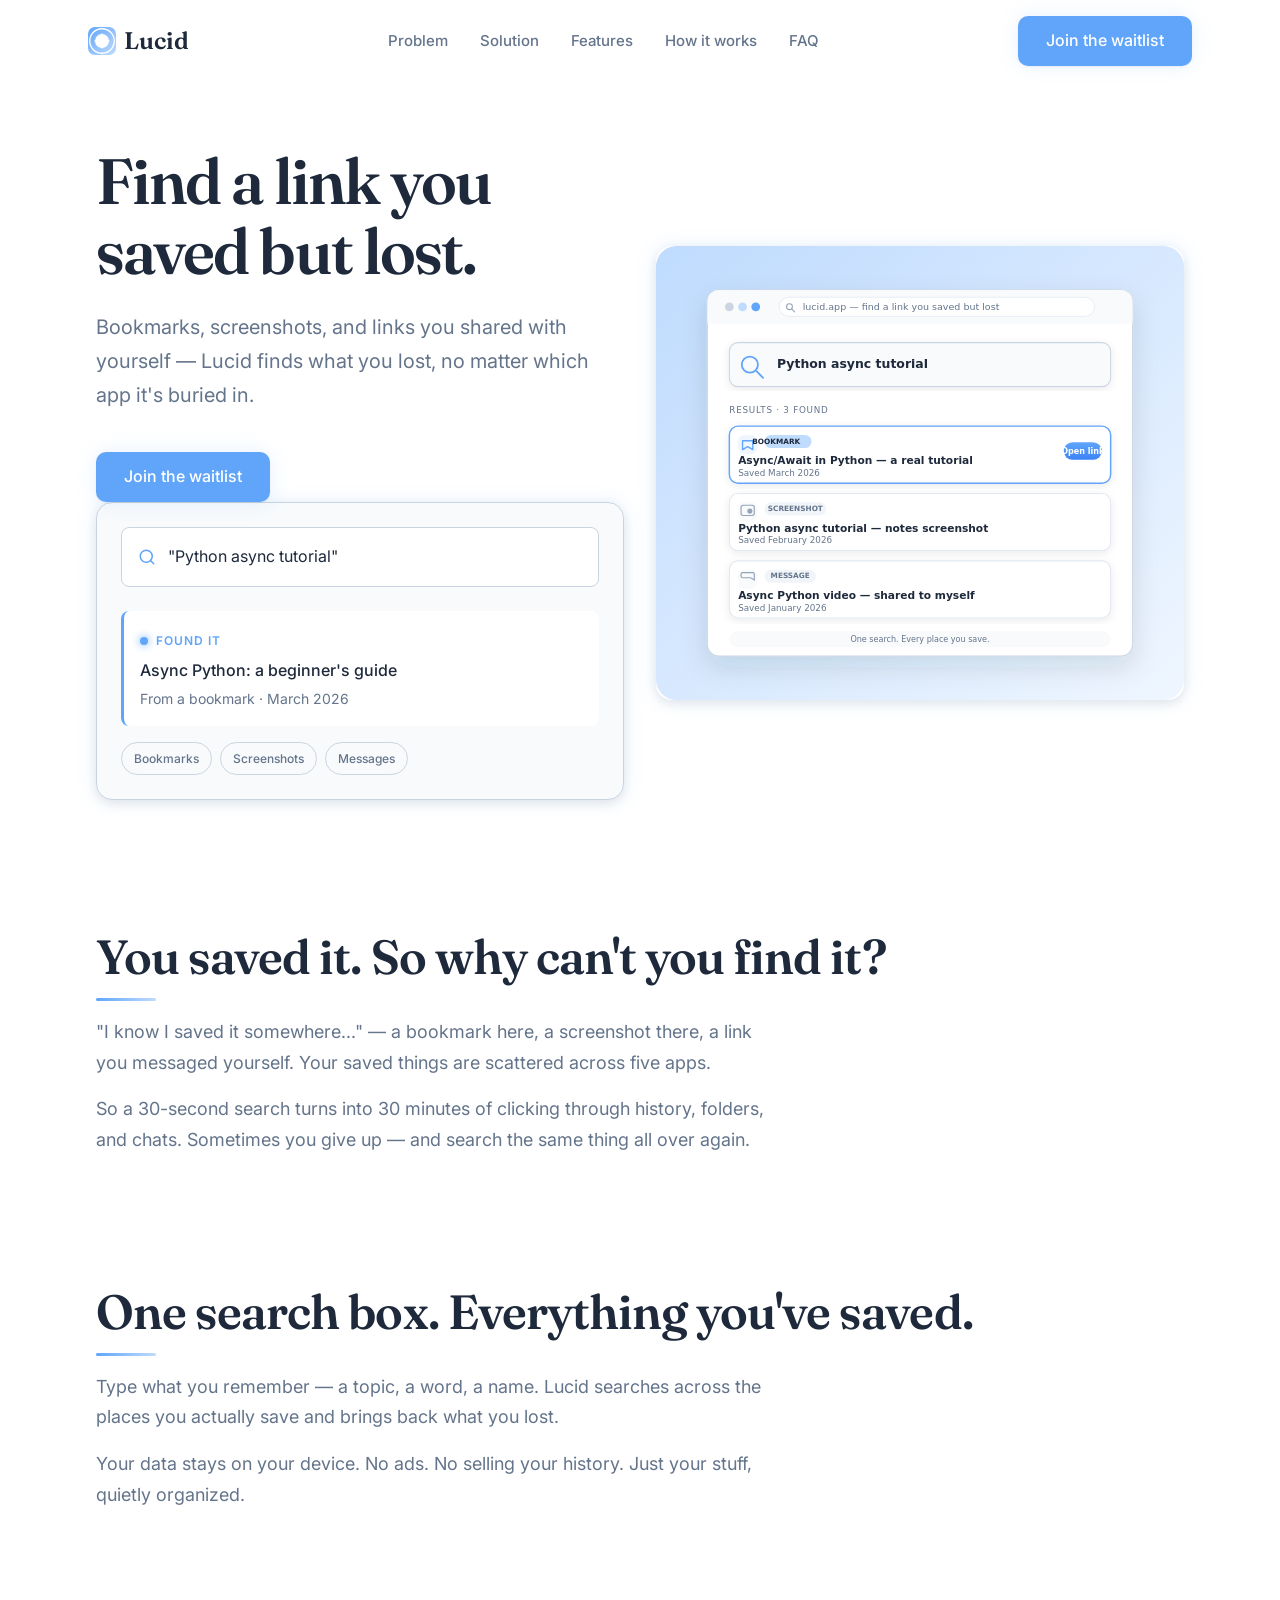
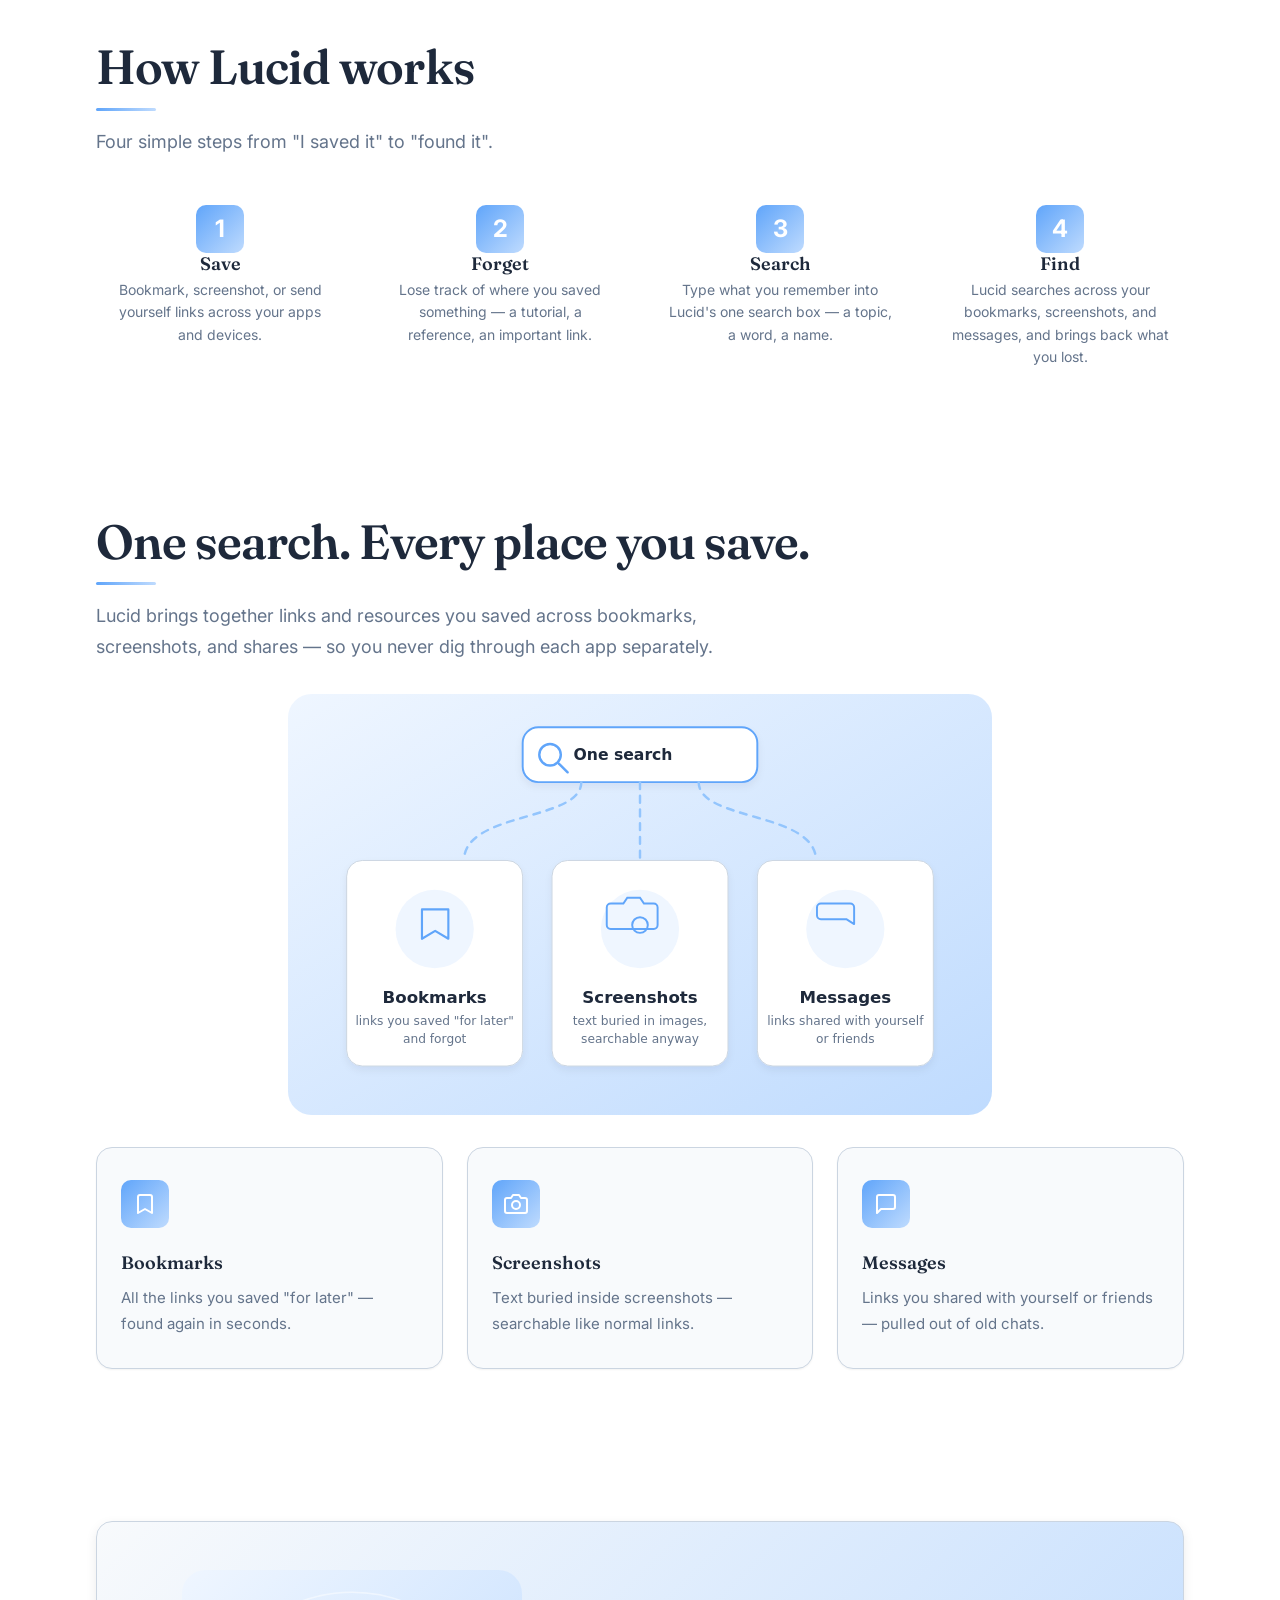
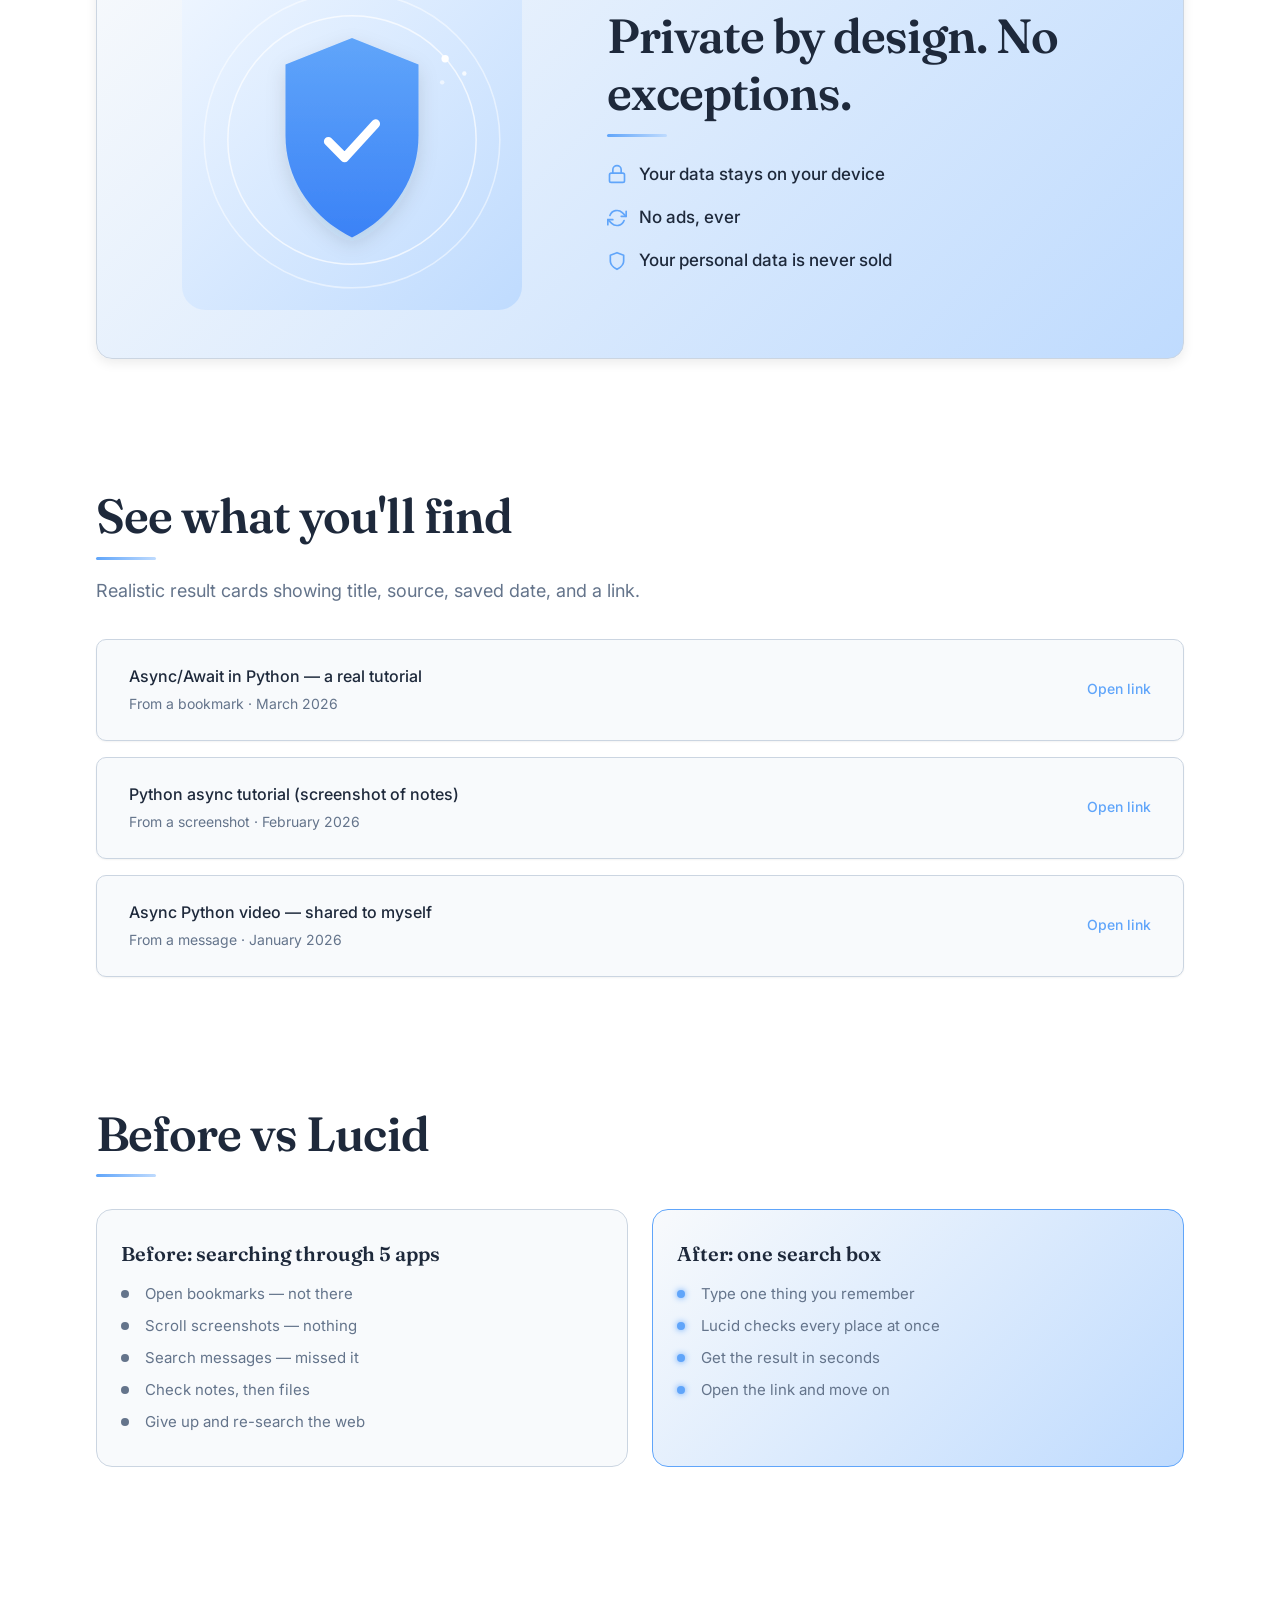
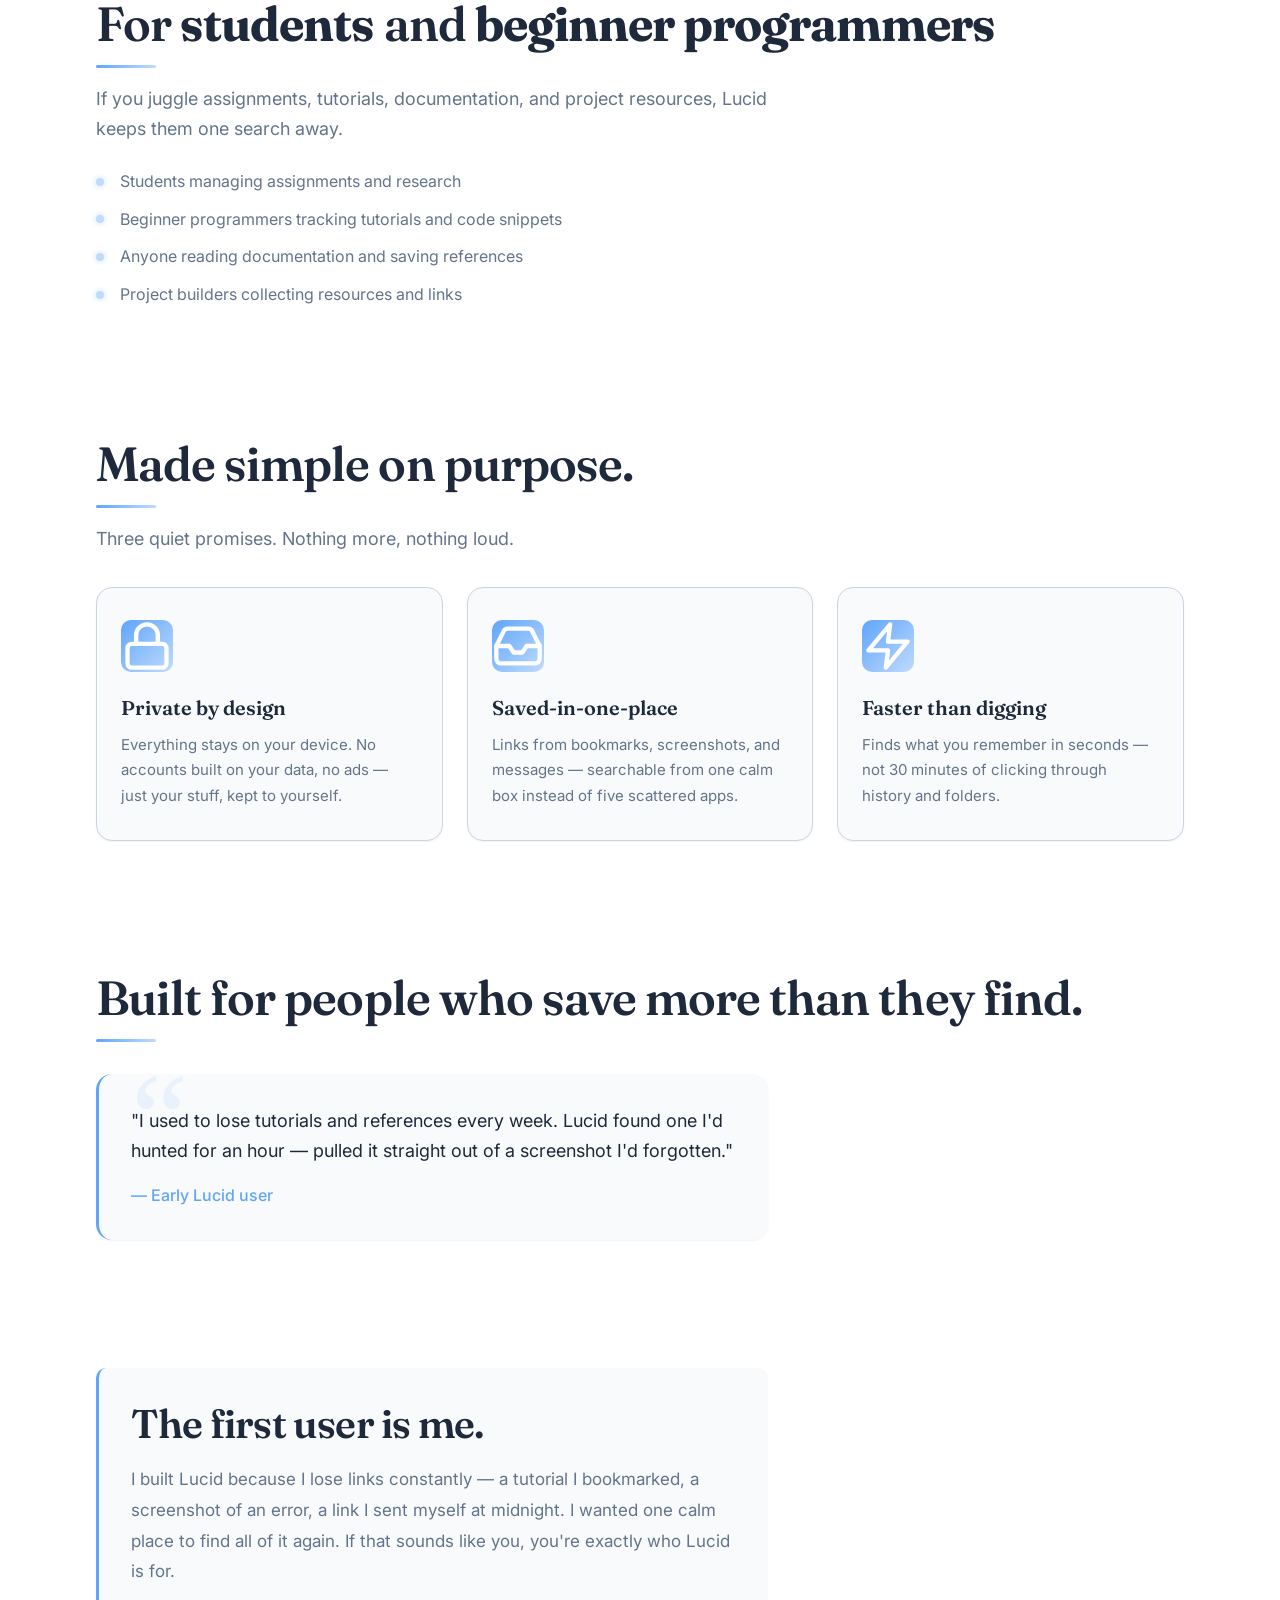
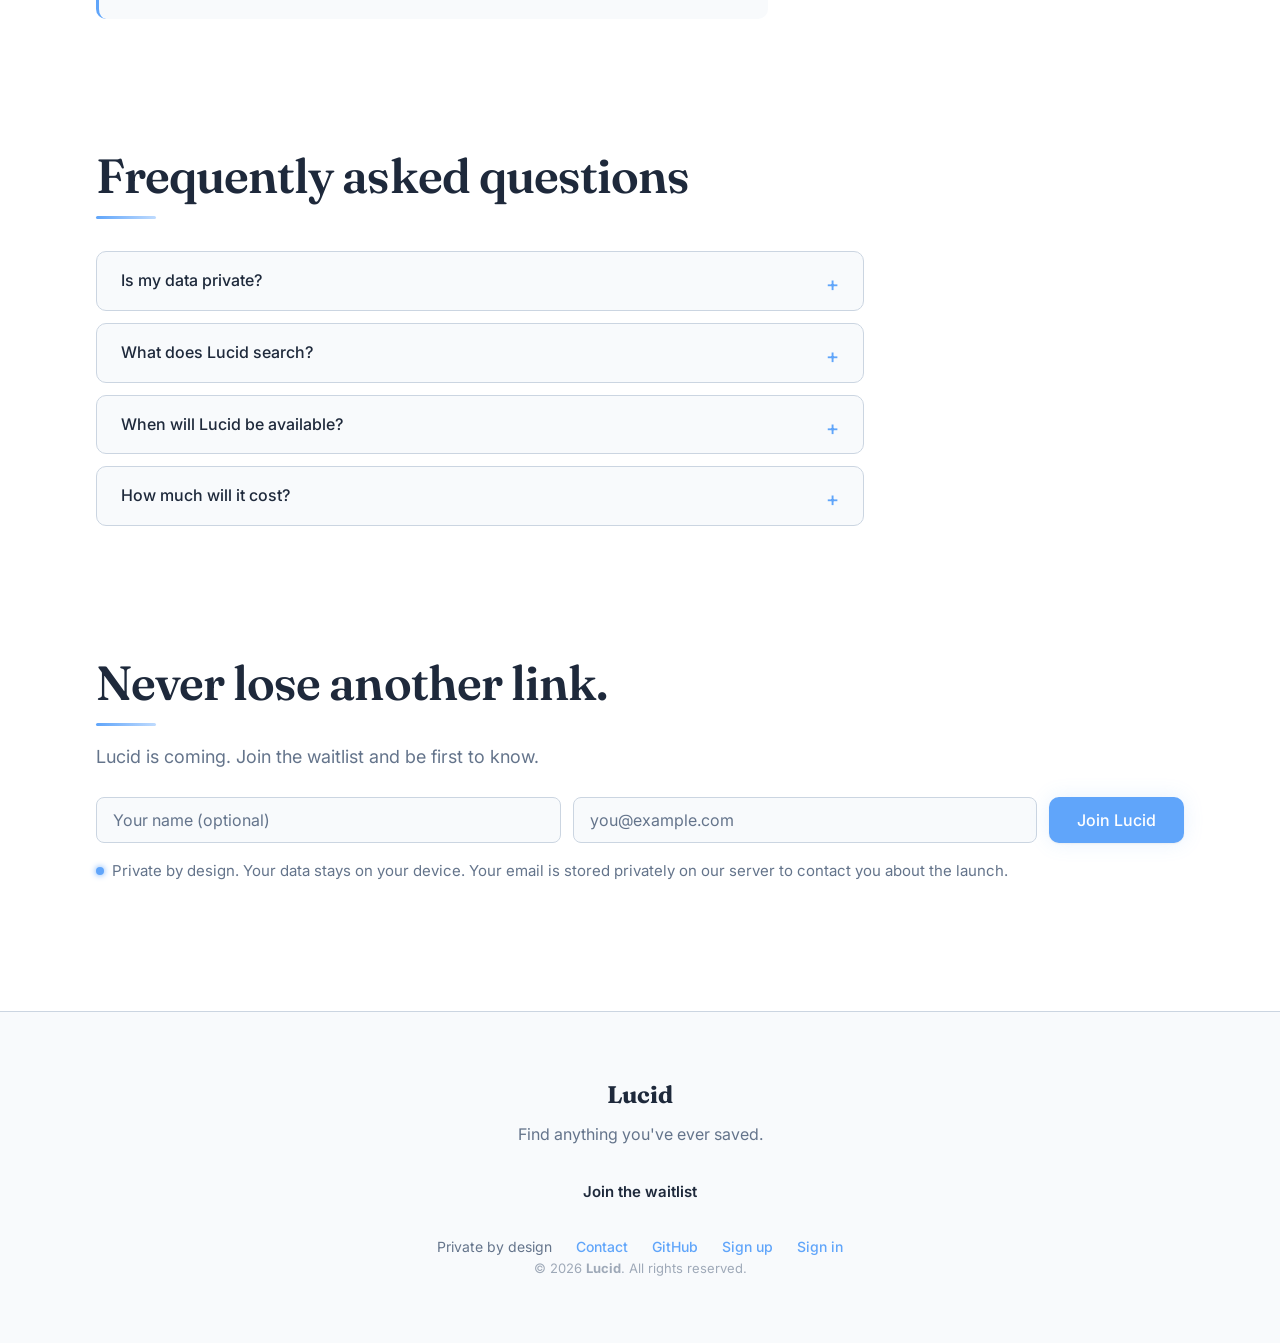
<file: index.html>
<!DOCTYPE html>
<html lang="en">
<head>
  <meta charset="UTF-8" />
  <meta name="viewport" content="width=device-width, initial-scale=1.0" />
  <title>Lucid — Find anything you've ever saved</title>
  <meta name="description"
        content="Lucid is a privacy-first tool that finds links you saved but lost — across bookmarks, screenshots, and messages. Your data stays on your device." />

  <!-- Favicon -->
  <link rel="icon" type="image/svg+xml" href="data:image/svg+xml,<svg xmlns='http://www.w3.org/2000/svg' viewBox='0 0 32 32'><defs><linearGradient id='g' x1='0' y1='0' x2='32' y2='32'><stop offset='0%25' stop-color='%2360A5FA'/><stop offset='100%25' stop-color='%23BFDBFE'/></linearGradient></defs><rect width='32' height='32' rx='8' fill='url(%23g)'/><circle cx='16' cy='16' r='14' stroke='white' stroke-width='1.5'/><circle cx='16' cy='16' r='8' fill='white'/><line x1='8' y1='16' x2='24' y2='16' stroke='white' stroke-width='1.5' stroke-linecap='round'/><line x1='16' y1='8' x2='16' y2='24' stroke='white' stroke-width='1.5' stroke-linecap='round'/></svg>" />

  <!-- Google Fonts: Fraunces (headings) + Inter (body) -->
  <link rel="preconnect" href="https://fonts.googleapis.com" />
  <link rel="preconnect" href="https://fonts.gstatic.com" crossorigin />
  <link href="https://fonts.googleapis.com/css2?family=Fraunces:opsz,wght@9..144,600&family=Inter:wght@400;500&display=swap"
        rel="stylesheet" />

  <link rel="stylesheet" href="style.css" />

  <!-- If JavaScript is disabled, force the hero visible
       (its entrance animation is JS-triggered). -->
  <noscript>
    <style>
      .hero-reveal {
        opacity: 1;
        transform: none;
      }
    </style>
  </noscript>
</head>
<body>

  <!-- ===================== Navbar ===================== -->
  <header class="navbar" id="navbar">
    <a href="#" class="navbar-brand" aria-label="Lucid home">
      <svg class="logo-icon" aria-hidden="true" width="28" height="28" viewBox="0 0 32 32" fill="none" xmlns="http://www.w3.org/2000/svg">
        <defs>
          <linearGradient id="logoGradient" x1="0" y1="0" x2="32" y2="32" gradientUnits="userSpaceOnUse">
            <stop offset="0%" stop-color="#60A5FA"/>
            <stop offset="100%" stop-color="#BFDBFE"/>
          </linearGradient>
        </defs>
        <rect width="32" height="32" rx="8" fill="url(#logoGradient)"/>
        <circle cx="16" cy="16" r="14" stroke="white" stroke-width="1.5"/>
        <circle cx="16" cy="16" r="8" fill="white"/>
        <line x1="8" y1="16" x2="24" y2="16" stroke="white" stroke-width="1.5" stroke-linecap="round"/>
        <line x1="16" y1="8" x2="16" y2="24" stroke="white" stroke-width="1.5" stroke-linecap="round"/>
      </svg>
      <span>Lucid</span>
    </a>
    <nav class="navbar-links" aria-label="Main navigation">
      <a href="#problem">Problem</a>
      <a href="#solution">Solution</a>
      <a href="#features">Features</a>
      <a href="#how-works">How it works</a>
      <a href="#faq">FAQ</a>
    </nav>
    <a href="#cta" class="btn btn-primary">Join the waitlist</a>

    <!-- Mobile menu button -->
    <button class="navbar-toggle" aria-label="Open menu" aria-expanded="false" aria-controls="mobile-menu">
      <svg width="24" height="24" viewBox="0 0 24 24" fill="none" stroke="currentColor" stroke-width="2" stroke-linecap="round" stroke-linejoin="round" aria-hidden="true">
        <line x1="3" y1="6" x2="21" y2="6"></line>
        <line x1="3" y1="12" x2="21" y2="12"></line>
        <line x1="3" y1="18" x2="21" y2="18"></line>
      </svg>
    </button>
  </header>

  <!-- Mobile menu drawer -->
  <div class="mobile-menu" id="mobile-menu" role="dialog" aria-label="Mobile menu" hidden>
    <nav class="mobile-menu-links">
      <a href="#problem">Problem</a>
      <a href="#solution">Solution</a>
      <a href="#features">Features</a>
      <a href="#how-works">How it works</a>
      <a href="#faq">FAQ</a>
      <a href="#cta" class="btn btn-primary" style="width:100%; text-align:center; margin-top: var(--space-4);">Join the waitlist</a>
    </nav>
  </div>
  <div class="mobile-menu-overlay" id="mobile-menu-overlay" hidden></div>

  <main>

    <!-- ===================== 1. Hero + 2. Search demo ===================== -->
    <section id="hero" class="section hero" aria-label="Hero">
      <div class="hero-reveal">
        <h1 class="hero-title">Find a link you saved but lost.</h1>
        <p class="hero-subtitle">Bookmarks, screenshots, and links you shared with yourself — Lucid finds what
          you lost, no matter which app it's buried in.</p>
        <a href="#cta" class="btn btn-primary">Join the waitlist</a>

        <!-- Search-bar demo: shows the product in action -->
        <div class="hero-search" aria-label="Lucid search preview">
          <div class="hero-search-input">
            <svg class="hero-search-icon" aria-hidden="true" width="18" height="18" viewBox="0 0 24 24" fill="none"
                 stroke="currentColor" stroke-width="2" stroke-linecap="round" stroke-linejoin="round">
              <circle cx="11" cy="11" r="8"></circle>
              <line x1="21" y1="21" x2="16.65" y2="16.65"></line>
            </svg>
            <span class="hero-search-text">"Python async tutorial"</span>
          </div>
          <div class="hero-search-result">
            <span class="hero-search-result-label">Found it</span>
            <span class="hero-search-result-title">Async Python: a beginner's guide</span>
            <span class="hero-search-result-source">From a bookmark · March 2026</span>
          </div>
          <div class="hero-search-tags">
            <span class="search-tag">Bookmarks</span>
            <span class="search-tag">Screenshots</span>
            <span class="search-tag">Messages</span>
          </div>
        </div>
      </div>

      <!-- Product mockup image -->
      <div class="hero-visual">
        <img src="assets/hero-app.svg"
             alt="Lucid app preview: one search for 'Python async tutorial' finds results from Bookmarks, Screenshots, and Messages"
             width="720" height="620" />
      </div>
    </section>

    <!-- ===================== 3. The problem ===================== -->
    <section id="problem" class="section reveal" aria-label="Problem">
      <h2 class="section-title">You saved it. So why can't you find it?</h2>
      <p class="section-subtitle">"I know I saved it somewhere..." — a bookmark here, a screenshot there, a link you
        messaged yourself. Your saved things are scattered across five apps.</p>
      <p class="section-subtitle">So a 30-second search turns into 30 minutes of clicking through history, folders,
        and chats. Sometimes you give up — and search the same thing all over again.</p>
    </section>

    <!-- ===================== Solution (kept per mission) ===================== -->
    <section id="solution" class="section reveal" aria-label="Solution">
      <h2 class="section-title">One search box. Everything you've saved.</h2>
      <p class="section-subtitle">Type what you remember — a topic, a word, a name. Lucid searches across the places
        you actually save and brings back what you lost.</p>
      <p class="section-subtitle">Your data stays on your device. No ads. No selling your history. Just your stuff,
        quietly organized.</p>
    </section>

    <!-- ===================== 4. How Lucid works ===================== -->
    <section id="how-works" class="section reveal" aria-label="How it works">
      <h2 class="section-title">How Lucid works</h2>
      <p class="section-subtitle">Four simple steps from "I saved it" to "found it".</p>
      <div class="how-works-grid">
        <div class="work-step">
          <span class="step-icon">1</span>
          <h3>Save</h3>
          <p>Bookmark, screenshot, or send yourself links across your apps and devices.</p>
        </div>
        <div class="work-step">
          <span class="step-icon">2</span>
          <h3>Forget</h3>
          <p>Lose track of where you saved something — a tutorial, a reference, an important link.</p>
        </div>
        <div class="work-step">
          <span class="step-icon">3</span>
          <h3>Search</h3>
          <p>Type what you remember into Lucid's one search box — a topic, a word, a name.</p>
        </div>
        <div class="work-step">
          <span class="step-icon">4</span>
          <h3>Find</h3>
          <p>Lucid searches across your bookmarks, screenshots, and messages, and brings back what you lost.</p>
        </div>
      </div>
    </section>

    <!-- ===================== 5. Cross-source search ===================== -->
    <section id="cross-source" class="section reveal" aria-label="Cross-source search">
      <h2 class="section-title">One search. Every place you save.</h2>
      <p class="section-subtitle">Lucid brings together links and resources you saved across bookmarks,
        screenshots, and shares — so you never dig through each app separately.</p>
      <div class="section-visual">
        <img src="assets/sources.svg"
             alt="Diagram: one Lucid search box reaches Bookmarks, Screenshots, and Messages"
             width="720" height="430" />
      </div>
      <div class="source-grid">
        <div class="source-card">
          <svg class="source-icon" aria-hidden="true" width="24" height="24" viewBox="0 0 24 24" fill="none"
               stroke="currentColor" stroke-width="2" stroke-linecap="round" stroke-linejoin="round">
            <path d="M19 21l-7-4-7 4V5a2 2 0 0 1 2-2h10a2 2 0 0 1 2 2z"></path>
          </svg>
          <h3>Bookmarks</h3>
          <p>All the links you saved "for later" — found again in seconds.</p>
        </div>
        <div class="source-card">
          <svg class="source-icon" aria-hidden="true" width="24" height="24" viewBox="0 0 24 24" fill="none"
               stroke="currentColor" stroke-width="2" stroke-linecap="round" stroke-linejoin="round">
            <path d="M23 19a2 2 0 0 1-2 2H3a2 2 0 0 1-2-2V8a2 2 0 0 1 2-2h4l2-3h6l2 3h4a2 2 0 0 1 2 2z"></path>
            <circle cx="12" cy="13" r="4"></circle>
          </svg>
          <h3>Screenshots</h3>
          <p>Text buried inside screenshots — searchable like normal links.</p>
        </div>
        <div class="source-card">
          <svg class="source-icon" aria-hidden="true" width="24" height="24" viewBox="0 0 24 24" fill="none"
               stroke="currentColor" stroke-width="2" stroke-linecap="round" stroke-linejoin="round">
            <path d="M21 15a2 2 0 0 1-2 2H7l-4 4V5a2 2 0 0 1 2-2h14a2 2 0 0 1 2 2z"></path>
          </svg>
          <h3>Messages</h3>
          <p>Links you shared with yourself or friends — pulled out of old chats.</p>
        </div>
      </div>
    </section>

    <!-- ===================== 6. Privacy-first ===================== -->
    <section id="privacy" class="section reveal" aria-label="Privacy first">
      <div class="privacy-panel">
        <div class="privacy-layout">
          <div class="privacy-visual">
            <img src="assets/privacy.svg"
                 alt="Shield illustration: Lucid keeps your data on your device"
                 width="460" height="460" />
          </div>
          <div>
            <h2 class="section-title">Private by design. No exceptions.</h2>
            <ul class="privacy-list">
              <li>
                <svg width="20" height="20" viewBox="0 0 24 24" fill="none" stroke="currentColor" stroke-width="2" stroke-linecap="round" stroke-linejoin="round" aria-hidden="true">
                  <rect x="3" y="11" width="18" height="11" rx="2" ry="2"></rect>
                  <path d="M7 11V7a5 5 0 0 1 10 0v4"></path>
                </svg>
                Your data stays on your device
              </li>
              <li>
                <svg width="20" height="20" viewBox="0 0 24 24" fill="none" stroke="currentColor" stroke-width="2" stroke-linecap="round" stroke-linejoin="round" aria-hidden="true">
                  <path d="M23 4v6h-6"></path>
                  <path d="M1 20v-6h6"></path>
                  <path d="M3.51 9a9 9 0 0 1 14.85-3.36L23 10"></path>
                  <path d="M20.49 15a9 9 0 0 1-14.85 3.36L1 14"></path>
                </svg>
                No ads, ever
              </li>
              <li>
                <svg width="20" height="20" viewBox="0 0 24 24" fill="none" stroke="currentColor" stroke-width="2" stroke-linecap="round" stroke-linejoin="round" aria-hidden="true">
                  <path d="M12 22s8-4 8-10V5l-8-3-8 3v7c0 6 8 10 8 10z"></path>
                </svg>
                Your personal data is never sold
              </li>
            </ul>
          </div>
        </div>
      </div>
    </section>

    <!-- ===================== 7. Example search results ===================== -->
    <section id="example-results" class="section reveal" aria-label="Example search results">
      <h2 class="section-title">See what you'll find</h2>
      <p class="section-subtitle">Realistic result cards showing title, source, saved date, and a link.</p>
      <div class="results-list">
        <div class="result-card">
          <div class="result-info">
            <p class="result-title">Async/Await in Python — a real tutorial</p>
            <p class="result-meta">From a bookmark · March 2026</p>
          </div>
          <span class="result-link">Open link</span>
        </div>
        <div class="result-card">
          <div class="result-info">
            <p class="result-title">Python async tutorial (screenshot of notes)</p>
            <p class="result-meta">From a screenshot · February 2026</p>
          </div>
          <span class="result-link">Open link</span>
        </div>
        <div class="result-card">
          <div class="result-info">
            <p class="result-title">Async Python video — shared to myself</p>
            <p class="result-meta">From a message · January 2026</p>
          </div>
          <span class="result-link">Open link</span>
        </div>
      </div>
    </section>

    <!-- ===================== 8. Before vs Lucid ===================== -->
    <section id="before-vs" class="section reveal" aria-label="Before vs Lucid">
      <h2 class="section-title">Before vs Lucid</h2>
      <div class="compare-grid">
        <div class="compare-col compare-before">
          <h3>Before: searching through 5 apps</h3>
          <ul>
            <li>Open bookmarks — not there</li>
            <li>Scroll screenshots — nothing</li>
            <li>Search messages — missed it</li>
            <li>Check notes, then files</li>
            <li>Give up and re-search the web</li>
          </ul>
        </div>
        <div class="compare-col compare-after">
          <h3>After: one search box</h3>
          <ul>
            <li>Type one thing you remember</li>
            <li>Lucid checks every place at once</li>
            <li>Get the result in seconds</li>
            <li>Open the link and move on</li>
          </ul>
        </div>
      </div>
    </section>

    <!-- ===================== 9. Who it's for ===================== -->
    <section id="who-for" class="section reveal" aria-label="Who it's for">
      <h2 class="section-title">For <strong>students</strong> and <strong>beginner programmers</strong></h2>
      <p class="section-subtitle">If you juggle assignments, tutorials, documentation, and project resources,
        Lucid keeps them one search away.</p>
      <ul class="audience-list">
        <li>Students managing assignments and research</li>
        <li>Beginner programmers tracking tutorials and code snippets</li>
        <li>Anyone reading documentation and saving references</li>
        <li>Project builders collecting resources and links</li>
      </ul>
    </section>

    <!-- ===================== Features (3 cards per mission) ===================== -->
    <section id="features" class="section reveal" aria-label="Features">
      <h2 class="section-title">Made simple on purpose.</h2>
      <p class="section-subtitle">Three quiet promises. Nothing more, nothing loud.</p>

      <div class="feature-grid">

        <article class="feature-card">
          <svg class="feature-card-icon" aria-hidden="true" width="28" height="28" viewBox="0 0 24 24" fill="none"
               stroke="currentColor" stroke-width="2" stroke-linecap="round" stroke-linejoin="round">
            <!-- lock: private by design -->
            <rect x="3" y="11" width="18" height="11" rx="2" ry="2"></rect>
            <path d="M7 11V7a5 5 0 0 1 10 0v4"></path>
          </svg>
          <h3 class="feature-card-title">Private by design</h3>
          <p class="feature-card-text">Everything stays on your device. No accounts built on your data, no ads — just
            your stuff, kept to yourself.</p>
        </article>

        <article class="feature-card">
          <svg class="feature-card-icon" aria-hidden="true" width="28" height="28" viewBox="0 0 24 24" fill="none"
               stroke="currentColor" stroke-width="2" stroke-linecap="round" stroke-linejoin="round">
            <!-- inbox: saved-in-one-place -->
            <path d="M22 12h-6l-2 3h-4l-2-3H2"></path>
            <path d="M5.45 5.11L2 12v6a2 2 0 0 0 2 2h16a2 2 0 0 0 2-2v-6l-3.45-6.89A2 2 0 0 0 16.76 4H7.24a2 2 0 0 0-1.79 1.11z"></path>
          </svg>
          <h3 class="feature-card-title">Saved-in-one-place</h3>
          <p class="feature-card-text">Links from bookmarks, screenshots, and messages — searchable from one calm box
            instead of five scattered apps.</p>
        </article>

        <article class="feature-card">
          <svg class="feature-card-icon" aria-hidden="true" width="28" height="28" viewBox="0 0 24 24" fill="none"
               stroke="currentColor" stroke-width="2" stroke-linecap="round" stroke-linejoin="round">
            <!-- zap: faster than digging -->
            <polygon points="13 2 3 14 12 14 11 22 21 10 12 10 13 2"></polygon>
          </svg>
          <h3 class="feature-card-title">Faster than digging</h3>
          <p class="feature-card-text">Finds what you remember in seconds — not 30 minutes of clicking through history
            and folders.</p>
        </article>

      </div>
    </section>

    <!-- ===================== Social Proof ===================== -->
    <section id="social-proof" class="section reveal" aria-label="What people say">
      <h2 class="section-title">Built for people who save more than they find.</h2>
      <blockquote class="testimonial">
        <p>"I used to lose tutorials and references every week. Lucid found one I'd hunted for an hour — pulled it
          straight out of a screenshot I'd forgotten."</p>
        <cite>— Early Lucid user</cite>
      </blockquote>
    </section>

    <!-- ===================== 11. Founder note ===================== -->
    <section id="founder-note" class="section reveal" aria-label="A note from the founder">
      <div class="founder-note">
        <h2 class="section-title">The first user is me.</h2>
        <p>I built Lucid because I lose links constantly — a tutorial I bookmarked, a screenshot of an error, a link
          I sent myself at midnight. I wanted one calm place to find all of it again. If that sounds like you,
          you're exactly who Lucid is for.</p>
      </div>
    </section>

    <!-- ===================== 12. FAQ ===================== -->
    <section id="faq" class="section reveal" aria-label="Frequently asked questions">
      <h2 class="section-title">Frequently asked questions</h2>
      <div class="faq-list">
        <details class="faq-item">
          <summary>Is my data private?</summary>
          <p>Yes. Your data stays on your device. No ads, and your personal data is never sold.</p>
        </details>
        <details class="faq-item">
          <summary>What does Lucid search?</summary>
          <p>Links and resources you saved as bookmarks, screenshots, and messages — all in one search.</p>
        </details>
        <details class="faq-item">
          <summary>When will Lucid be available?</summary>
          <p>Lucid is in development. Join the waitlist and you'll be first to know when it launches.</p>
        </details>
        <details class="faq-item">
          <summary>How much will it cost?</summary>
          <p>Pricing isn't announced yet. Join the waitlist to hear the news as soon as it's ready.</p>
        </details>
      </div>
    </section>

    <!-- ===================== 10. Waitlist signup ===================== -->
    <section id="cta" class="section reveal" aria-label="Join the waitlist">
      <h2 class="section-title">Never lose another link.</h2>
      <p class="section-subtitle">Lucid is coming. Join the waitlist and be first to know.</p>
      <form class="waitlist-form" onsubmit="return handleWaitlistSubmit(this)">
        <input class="input" type="text" name="name" placeholder="Your name (optional)" autocomplete="name" />
        <input class="input" type="email" name="email" placeholder="you@example.com" required autocomplete="email" />
        <button class="btn btn-primary" type="submit">
          <span class="btn-text">Join Lucid</span>
          <span class="btn-loader" style="display:none;" aria-hidden="true">
            <svg width="18" height="18" viewBox="0 0 24 24" fill="none" stroke="currentColor" stroke-width="2.5" stroke-linecap="round" style="animation: spin 1s linear infinite;">
              <circle cx="12" cy="12" r="10" stroke-opacity="0.25"></circle>
              <path d="M12 2a10 10 0 0 1 10 10"></path>
            </svg>
          </span>
        </button>
        <span class="waitlist-status" style="display:none; margin-top: var(--space-3); color: var(--color-primary);"></span>
      </form>
      <p class="cta-trust">Private by design. Your data stays on your device. Your email is stored privately on our server to contact you about the launch.</p>
    </section>

    <script>
    // Minimal waitlist form handler — inline success, no page reload.
    // Falls back to the native form submit if JS is disabled (the <noscript> path).
    function handleWaitlistSubmit(form) {
      const nameInput = form.querySelector('input[name="name"]');
      const emailInput = form.querySelector('input[type="email"]');
      const statusEl = form.querySelector('.waitlist-status');
      const btn = form.querySelector('button.btn-primary');
      const btnText = btn.querySelector('.btn-text');
      const btnLoader = btn.querySelector('.btn-loader');
      const email = emailInput.value.trim();
      const name = nameInput ? nameInput.value.trim() : "";

      if (!email) {
        // browser will show its own required() prompt; abort here
        return false;
      }

      // loading state
      btn.disabled = true;
      btnText.style.display = 'none';
      btnLoader.style.display = 'inline-block';
      statusEl.style.display = 'none';

      // send to the Python server
      fetch("/api/waitlist", {
        method: "POST",
        headers: { "Content-Type": "application/json" },
        body: JSON.stringify({ email, name })
      })
      .then(resp => {
        if (!resp.ok) {
          return resp.json().then(err => { throw new Error((err && err.message) || "Server error"); });
        }
        return resp.json();
      })
      .then(data => {
        // show the server's message inline
        statusEl.style.display = "block";
        statusEl.textContent = data.message;
        emailInput.value = "";
        if (nameInput) nameInput.value = "";
        setTimeout(() => { statusEl.style.display = "none"; }, 4000);
      })
      .catch(err => {
        statusEl.style.display = "block";
        statusEl.textContent = "Something went wrong. Please try again.";
        console.error("waitlist error:", err);
      })
      .finally(() => {
        btn.disabled = false;
        btnText.style.display = 'inline';
        btnLoader.style.display = 'none';
      });

      // prevent the default form submit so the page doesn't navigate away
      return false;
    }
    </script>

  </main>

  <!-- ===================== 13. Footer ===================== -->
  <footer class="footer">
    <span class="footer-brand"><strong>Lucid</strong></span>
    <span class="footer-tagline">Find anything you've ever saved.</span>
    <div class="footer-actions">
      <a href="#cta" class="footer-link"><strong>Join the waitlist</strong></a>
    </div>
    <div class="footer-links">
      <span class="footer-privacy">Private by design</span>
      <a href="mailto:hello@lucid.app" class="footer-mini">Contact</a>
      <a href="https://github.com/" class="footer-mini" target="_blank" rel="noopener">GitHub</a>
      <a href="/signup" class="footer-mini">Sign up</a>
      <a href="/signin" class="footer-mini">Sign in</a>
    </div>
    <p class="footer-copy">&copy; 2026 <strong>Lucid</strong>. All rights reserved.</p>
  </footer>

  <script src="script.js"></script>
</body>
</html>
</file>
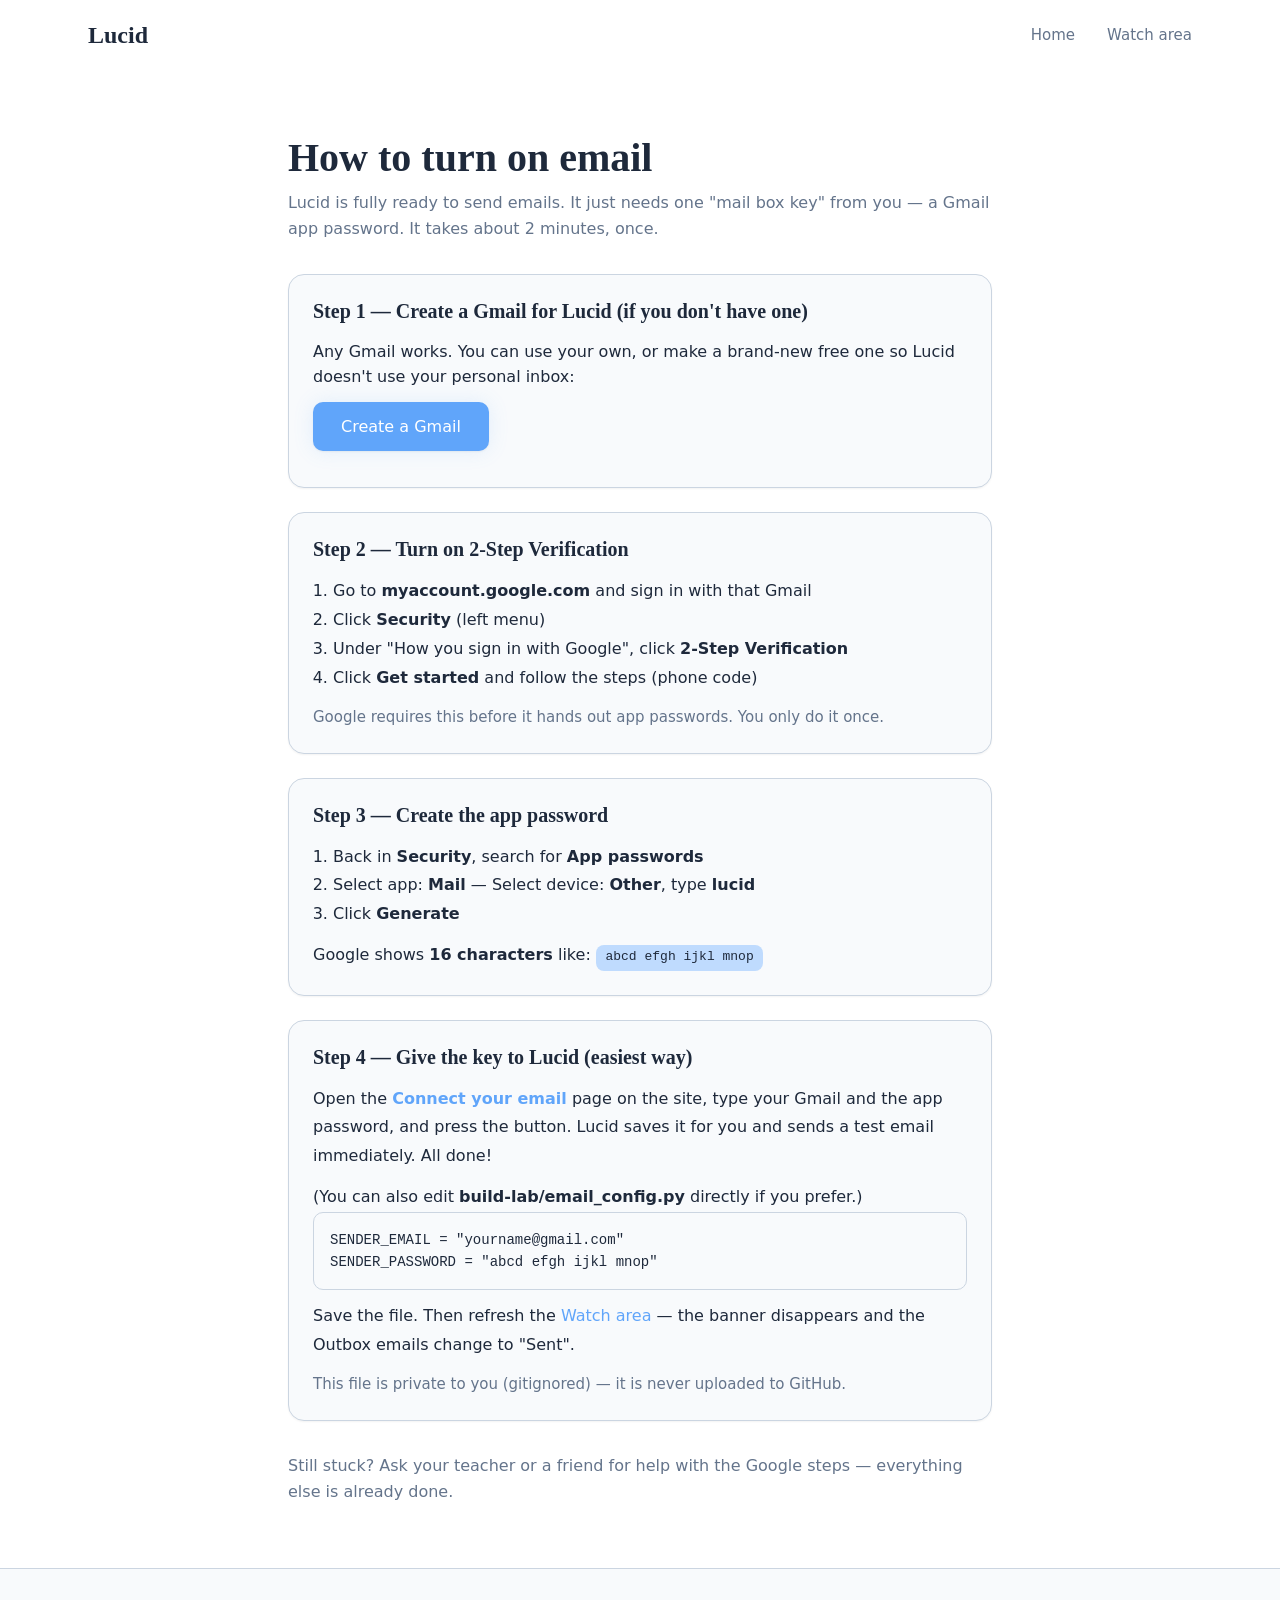
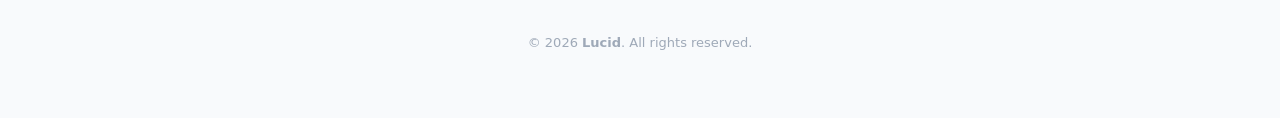
<file: email-help.html>
<!DOCTYPE html>
<html lang="en">
<head>
  <meta charset="UTF-8" />
  <meta name="viewport" content="width=device-width, initial-scale=1.0" />
  <title>Lucid — How to turn on email</title>
  <meta name="description" content="Two-minute guide to turning on real email sending for Lucid." />
  <link rel="stylesheet" href="style.css" />
</head>
<body>

  <header class="navbar" id="navbar">
    <a href="/" class="navbar-brand" aria-label="Lucid home">
      <span>Lucid</span>
    </a>
    <nav class="navbar-links" aria-label="Main navigation">
      <a href="/">Home</a>
      <a href="/dashboard">Watch area</a>
    </nav>
  </header>

  <main style="max-width: 46rem; margin: 4rem auto; padding: 0 1rem;">

    <h1 style="font-size: clamp(2rem, 5vw, 2.5rem); margin-bottom: 0.5rem;">How to turn on email</h1>
    <p style="color: var(--color-text-muted); margin-bottom: var(--space-6);">
      Lucid is fully ready to send emails. It just needs one "mail box key" from you —
      a Gmail app password. It takes about 2 minutes, once.
    </p>

    <div style="background: var(--color-surface); border: 1px solid var(--color-border); border-radius: var(--radius-lg); padding: var(--space-5); box-shadow: var(--shadow-sm); margin-bottom: var(--space-5);">
      <h2 style="font-family: var(--font-heading); font-size: 1.25rem; margin-bottom: var(--space-4);">Step 1 — Create a Gmail for Lucid (if you don't have one)</h2>
      <p style="color: var(--color-secondary); line-height: 1.6;">
        Any Gmail works. You can use your own, or make a brand-new free one so Lucid
        doesn't use your personal inbox:
      </p>
      <p style="margin: var(--space-3) 0;"><a class="btn btn-primary" href="https://accounts.google.com/signup" target="_blank" rel="noopener">Create a Gmail</a></p>
    </div>

    <div style="background: var(--color-surface); border: 1px solid var(--color-border); border-radius: var(--radius-lg); padding: var(--space-5); box-shadow: var(--shadow-sm); margin-bottom: var(--space-5);">
      <h2 style="font-family: var(--font-heading); font-size: 1.25rem; margin-bottom: var(--space-4);">Step 2 — Turn on 2-Step Verification</h2>
      <ol style="color: var(--color-secondary); line-height: 1.8; padding-left: 1.25rem;">
        <li>Go to <strong>myaccount.google.com</strong> and sign in with that Gmail</li>
        <li>Click <strong>Security</strong> (left menu)</li>
        <li>Under "How you sign in with Google", click <strong>2-Step Verification</strong></li>
        <li>Click <strong>Get started</strong> and follow the steps (phone code)</li>
      </ol>
      <p style="color: var(--color-text-muted); font-size: 0.9375rem; margin-top: var(--space-3);">
        Google requires this before it hands out app passwords. You only do it once.
      </p>
    </div>

    <div style="background: var(--color-surface); border: 1px solid var(--color-border); border-radius: var(--radius-lg); padding: var(--space-5); box-shadow: var(--shadow-sm); margin-bottom: var(--space-5);">
      <h2 style="font-family: var(--font-heading); font-size: 1.25rem; margin-bottom: var(--space-4);">Step 3 — Create the app password</h2>
      <ol style="color: var(--color-secondary); line-height: 1.8; padding-left: 1.25rem;">
        <li>Back in <strong>Security</strong>, search for <strong>App passwords</strong></li>
        <li>Select app: <strong>Mail</strong> — Select device: <strong>Other</strong>, type <strong>lucid</strong></li>
        <li>Click <strong>Generate</strong></li>
      </ol>
      <p style="color: var(--color-secondary); line-height: 1.6; margin-top: var(--space-3);">
        Google shows <strong>16 characters</strong> like:
        <code style="display: inline-block; background: var(--color-accent); padding: 0.15rem 0.6rem; border-radius: var(--radius-sm); margin-top: 0.25rem;">abcd efgh ijkl mnop</code>
      </p>
    </div>

    <div style="background: var(--color-surface); border: 1px solid var(--color-border); border-radius: var(--radius-lg); padding: var(--space-5); box-shadow: var(--shadow-sm); margin-bottom: var(--space-6);">
      <h2 style="font-family: var(--font-heading); font-size: 1.25rem; margin-bottom: var(--space-4);">Step 4 — Give the key to Lucid (easiest way)</h2>
      <p style="color: var(--color-secondary); line-height: 1.8;">
        Open the <a href="/email-setup"><strong>Connect your email</strong></a> page on the site,
        type your Gmail and the app password, and press the button. Lucid saves it for you and
        sends a test email immediately. All done!
      </p>
      <p style="color: var(--color-secondary); line-height: 1.8; margin-top: var(--space-3);">
        (You can also edit <strong>build-lab/email_config.py</strong> directly if you prefer.)
      </p>
      <pre style="background: var(--color-surface); border: 1px solid var(--color-border); border-radius: var(--radius-md); padding: var(--space-4); overflow-x: auto; font-size: 0.875rem; color: var(--color-secondary);">
SENDER_EMAIL = "yourname@gmail.com"
SENDER_PASSWORD = "abcd efgh ijkl mnop"</pre>
      <p style="color: var(--color-secondary); line-height: 1.8; margin-top: var(--space-3);">
        Save the file. Then refresh the <a href="/dashboard">Watch area</a> — the banner disappears
        and the Outbox emails change to "Sent".
      </p>
      <p style="color: var(--color-text-muted); font-size: 0.9375rem; margin-top: var(--space-3);">
        This file is private to you (gitignored) — it is never uploaded to GitHub.
      </p>
    </div>

    <p style="color: var(--color-text-muted);">
      Still stuck? Ask your teacher or a friend for help with the Google steps —
      everything else is already done.
    </p>

  </main>

  <footer class="footer" style="margin-top:3rem;">
    <p class="footer-copy">&copy; 2026 <strong>Lucid</strong>. All rights reserved.</p>
  </footer>

</body>
</html>
</file>
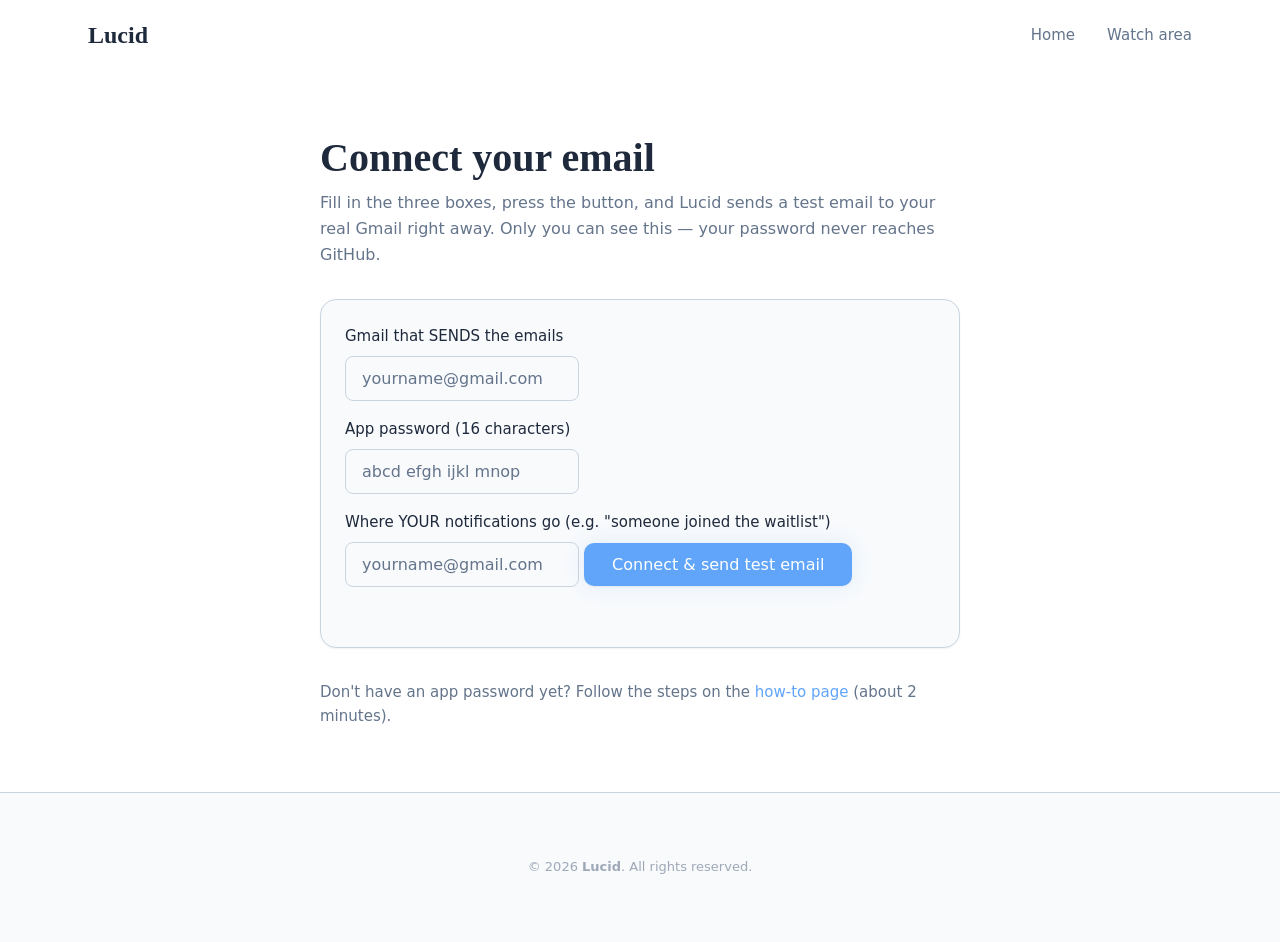
<file: email-setup.html>
<!DOCTYPE html>
<html lang="en">
<head>
  <meta charset="UTF-8" />
  <meta name="viewport" content="width=device-width, initial-scale=1.0" />
  <title>Lucid — Connect your email</title>
  <meta name="description" content="Connect a Gmail account so Lucid can send real emails." />
  <link rel="stylesheet" href="style.css" />
</head>
<body>

  <header class="navbar" id="navbar">
    <a href="/" class="navbar-brand" aria-label="Lucid home">
      <span>Lucid</span>
    </a>
    <nav class="navbar-links" aria-label="Main navigation">
      <a href="/">Home</a>
      <a href="/dashboard">Watch area</a>
    </nav>
  </header>

  <main style="max-width: 42rem; margin: 4rem auto; padding: 0 1rem;">

    <h1 style="font-size: clamp(2rem, 5vw, 2.5rem); margin-bottom: 0.5rem;">Connect your email</h1>
    <p style="color: var(--color-text-muted); margin-bottom: var(--space-6);">
      Fill in the three boxes, press the button, and Lucid sends a test email to your real
      Gmail right away. Only you can see this — your password never reaches GitHub.
    </p>

    <div style="background: var(--color-surface); border: 1px solid var(--color-border); border-radius: var(--radius-lg); padding: var(--space-5); box-shadow: var(--shadow-sm);">
      <label style="display:block; margin-bottom: var(--space-2); color: var(--color-secondary); font-size:0.9375rem;" for="sender-email">
        Gmail that SENDS the emails
      </label>
      <input class="input" id="sender-email" type="email" placeholder="yourname@gmail.com" style="margin-bottom: var(--space-4);" />

      <label style="display:block; margin-bottom: var(--space-2); color: var(--color-secondary); font-size:0.9375rem;" for="sender-password">
        App password (16 characters)
      </label>
      <input class="input" id="sender-password" type="password" placeholder="abcd efgh ijkl mnop" style="margin-bottom: var(--space-4);" />

      <label style="display:block; margin-bottom: var(--space-2); color: var(--color-secondary); font-size:0.9375rem;" for="notify-email">
        Where YOUR notifications go (e.g. "someone joined the waitlist")
      </label>
      <input class="input" id="notify-email" type="email" placeholder="yourname@gmail.com" style="margin-bottom: var(--space-5);" />

      <button class="btn btn-primary" onclick="connectEmail()">Connect &amp; send test email</button>
      <span id="connect-status" style="display:block; margin-top: var(--space-3); color: var(--color-primary); font-size: 0.9375rem;"></span>
    </div>

    <p style="color: var(--color-text-muted); margin-top: var(--space-6); font-size: 0.9375rem;" id="need-help">
      Don't have an app password yet? Follow the steps on the
      <a href="/email-help">how-to page</a> (about 2 minutes).
    </p>

  </main>

  <footer class="footer" style="margin-top:3rem;">
    <p class="footer-copy">&copy; 2026 <strong>Lucid</strong>. All rights reserved.</p>
  </footer>

  <script>
    function connectEmail() {
      var statusEl = document.getElementById('connect-status');
      var senderEmail = document.getElementById('sender-email').value.trim();
      var senderPassword = document.getElementById('sender-password').value.trim();
      var notifyEmail = document.getElementById('notify-email').value.trim();

      if (!senderEmail || !senderPassword || !notifyEmail) {
        statusEl.textContent = "Please fill in all three boxes.";
        return;
      }

      statusEl.textContent = "Connecting and sending test email…";
      fetch("/api/email-config", {
        method: "POST",
        headers: { "Content-Type": "application/json" },
        body: JSON.stringify({
          sender_email: senderEmail,
          sender_password: senderPassword,
          notify_email: notifyEmail
        })
      })
      .then(function(resp) {
        if (resp.status === 401) {
          window.location.href = "/signin";
          throw new Error("redirecting to sign in");
        }
        return resp.json();
      })
      .then(function(data) {
        statusEl.textContent = data.message;
      })
      .catch(function(err) {
        if (err.message !== "redirecting to sign in") {
          statusEl.textContent = "Something went wrong. Please try again.";
          console.error("connect error:", err);
        }
      });
    }
  </script>
</body>
</html>
</file>
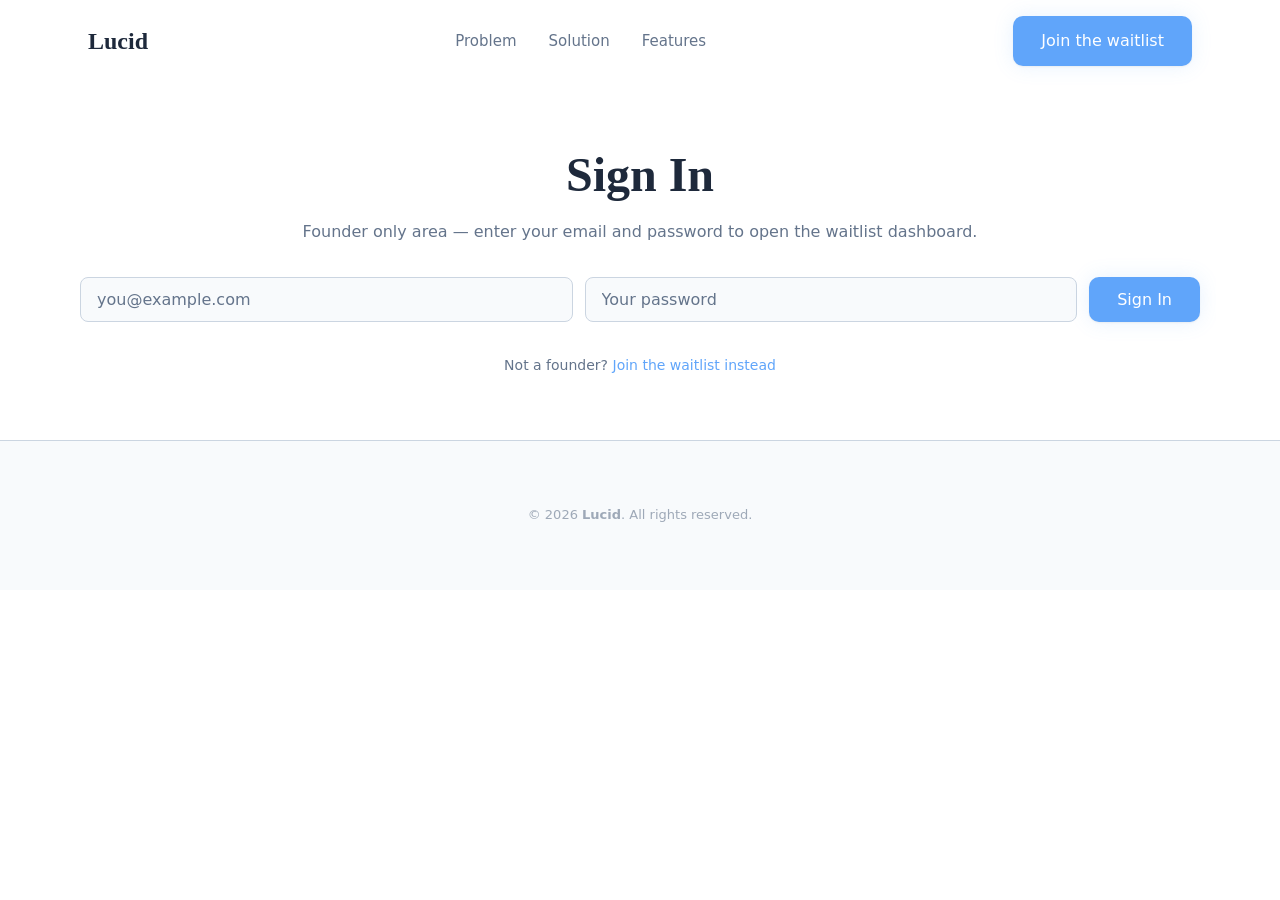
<file: signin.html>
<!DOCTYPE html>
<html lang="en">
<head>
  <meta charset="UTF-8" />
  <meta name="viewport" content="width=device-width, initial-scale=1.0" />
  <title>Lucid — Sign In</title>
  <meta name="description" content="Sign in to the Lucid founder dashboard." />
  <link rel="stylesheet" href="style.css" />
</head>
<body>

  <!-- keep the same navbar so the sign-in feels like part of the site -->
  <header class="navbar" id="navbar">
    <a href="/" class="navbar-brand" aria-label="Lucid home">
      <span>Lucid</span>
    </a>
    <nav class="navbar-links" aria-label="Main navigation">
      <a href="/#problem">Problem</a>
      <a href="/#solution">Solution</a>
      <a href="/#features">Features</a>
    </nav>
    <a href="/#cta" class="btn btn-primary">Join the waitlist</a>
  </header>

  <main style="max-width:72rem;margin:4rem auto;text-align:center;padding:0 1rem;">
    <h1 style="font-size:clamp(2rem,5vw,3rem);margin-bottom:1rem;">Sign In</h1>
    <p style="color:var(--color-text-muted);margin-bottom:2rem;">Founder only area — enter your email and password to open the waitlist dashboard.</p>

    <form class="waitlist-form" style="justify-content:center;" onsubmit="return handleSignInSubmit(this)">
      <input class="input" type="email" name="email" placeholder="you@example.com" required autocomplete="email" />
      <input class="input" type="password" name="password" placeholder="Your password" required />
      <button class="btn btn-primary" type="submit">
        <span class="btn-text">Sign In</span>
        <span class="btn-loader" style="display:none;" aria-hidden="true">
          <svg width="18" height="18" viewBox="0 0 24 24" fill="none" stroke="currentColor" stroke-width="2.5" stroke-linecap="round" style="animation: spin 1s linear infinite;">
            <circle cx="12" cy="12" r="10" stroke-opacity="0.25"></circle>
            <path d="M12 2a10 10 0 0 1 10 10"></path>
          </svg>
        </span>
      </button>
      <span class="waitlist-status" style="display:none; flex-basis:100%; color:var(--color-primary); font-size:0.9375rem;"></span>
    </form>

    <p style="margin-top:2rem; font-size:0.875rem; color:var(--color-text-muted);">
      Not a founder? <a href="/#cta" style="color:var(--color-primary);">Join the waitlist instead</a>
    </p>
  </main>

  <footer class="footer" style="margin-top:3rem;">
    <p class="footer-copy">&copy; 2026 <strong>Lucid</strong>. All rights reserved.</p>
  </footer>

  <script>
    function handleSignInSubmit(form) {
      var emailInput = form.querySelector('input[type="email"]');
      var passwordInput = form.querySelector('input[type="password"]');
      var statusEl = form.querySelector('.waitlist-status');
      var btn = form.querySelector('button.btn-primary');
      var btnText = btn.querySelector('.btn-text');
      var btnLoader = btn.querySelector('.btn-loader');
      var email = emailInput.value.trim();
      var password = passwordInput.value.trim();

      if (!email || !password) {
        statusEl.style.display = 'block';
        statusEl.textContent = 'Please enter both email and password';
        return false;
      }

      // loading state
      btn.disabled = true;
      btnText.style.display = 'none';
      btnLoader.style.display = 'inline-block';
      statusEl.style.display = 'none';

      // send to the Python server (the browser saves the session cookie
      // automatically from the response's Set-Cookie header)
      fetch("/api/signin", {
        method: "POST",
        headers: { "Content-Type": "application/json" },
        body: JSON.stringify({ email: email, password: password })
      })
      .then(function(resp) {
        if (!resp.ok) {
          return resp.json().then(function(err) { throw new Error((err && err.message) || "Server error"); });
        }
        return resp.json();
      })
      .then(function(data) {
        // signed in — go to the founder dashboard
        window.location.href = "/dashboard";
      })
      .catch(function(err) {
        statusEl.style.display = "block";
        statusEl.textContent = err.message || "Something went wrong. Please try again.";
      })
      .finally(function() {
        btn.disabled = false;
        btnText.style.display = 'inline';
        btnLoader.style.display = 'none';
      });

      // prevent the default form submit so the page doesn't reload
      return false;
    }
  </script>
</body>
</html>
</file>
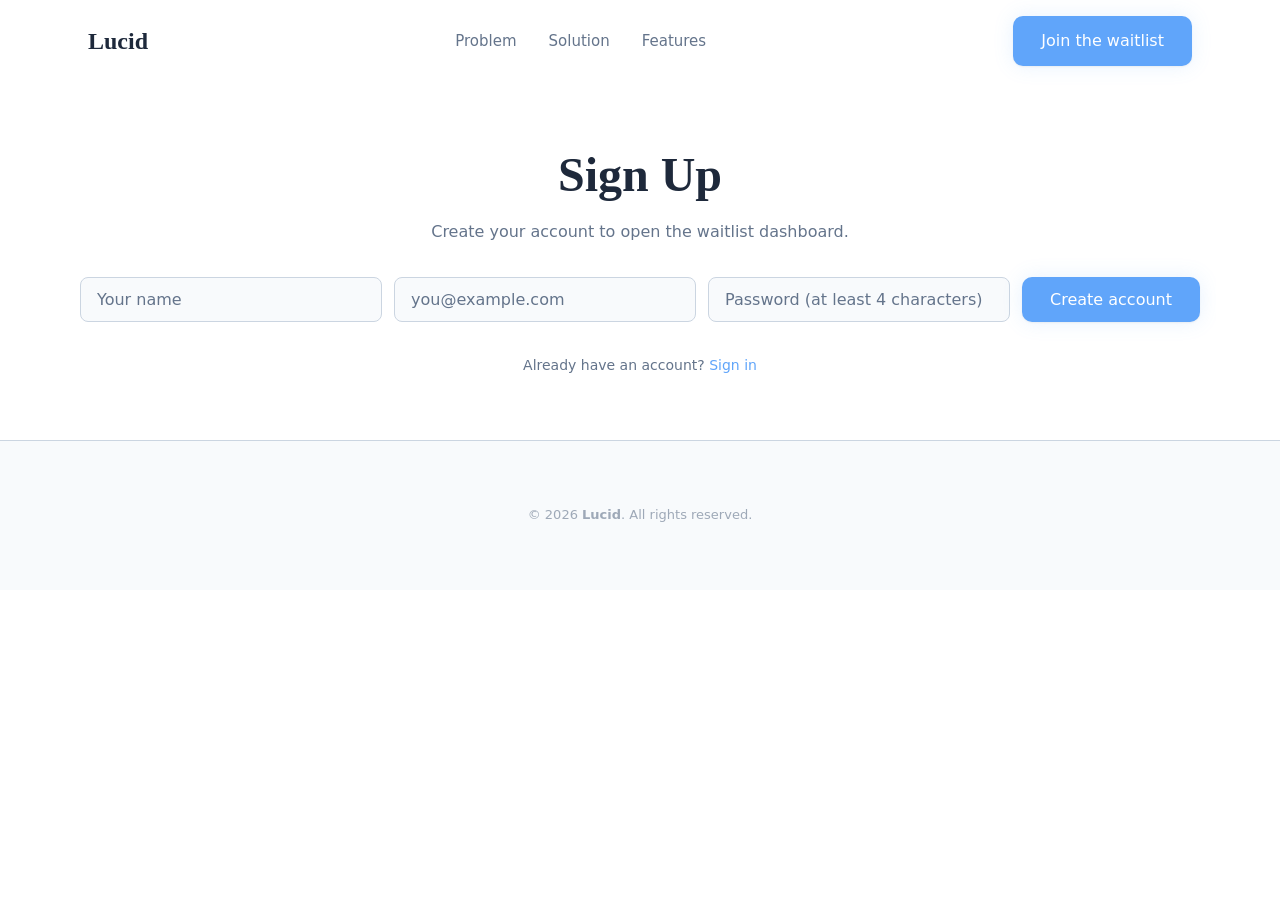
<file: signup.html>
<!DOCTYPE html>
<html lang="en">
<head>
  <meta charset="UTF-8" />
  <meta name="viewport" content="width=device-width, initial-scale=1.0" />
  <title>Lucid — Sign Up</title>
  <meta name="description" content="Create your Lucid founder account." />
  <link rel="stylesheet" href="style.css" />
</head>
<body>

  <!-- same navbar so sign-up feels like part of the site -->
  <header class="navbar" id="navbar">
    <a href="/" class="navbar-brand" aria-label="Lucid home">
      <span>Lucid</span>
    </a>
    <nav class="navbar-links" aria-label="Main navigation">
      <a href="/#problem">Problem</a>
      <a href="/#solution">Solution</a>
      <a href="/#features">Features</a>
    </nav>
    <a href="/#cta" class="btn btn-primary">Join the waitlist</a>
  </header>

  <main style="max-width:72rem;margin:4rem auto;text-align:center;padding:0 1rem;">
    <h1 style="font-size:clamp(2rem,5vw,3rem);margin-bottom:1rem;">Sign Up</h1>
    <p style="color:var(--color-text-muted);margin-bottom:2rem;">Create your account to open the waitlist dashboard.</p>

    <form class="waitlist-form" style="justify-content:center;" onsubmit="return handleSignUpSubmit(this)">
      <input class="input" type="text" name="name" placeholder="Your name" required autocomplete="name" />
      <input class="input" type="email" name="email" placeholder="you@example.com" required autocomplete="email" />
      <input class="input" type="password" name="password" placeholder="Password (at least 4 characters)" required minlength="4" autocomplete="new-password" />
      <button class="btn btn-primary" type="submit">
        <span class="btn-text">Create account</span>
        <span class="btn-loader" style="display:none;" aria-hidden="true">
          <svg width="18" height="18" viewBox="0 0 24 24" fill="none" stroke="currentColor" stroke-width="2.5" stroke-linecap="round" style="animation: spin 1s linear infinite;">
            <circle cx="12" cy="12" r="10" stroke-opacity="0.25"></circle>
            <path d="M12 2a10 10 0 0 1 10 10"></path>
          </svg>
        </span>
      </button>
      <span class="waitlist-status" style="display:none; flex-basis:100%; color:var(--color-primary); font-size:0.9375rem;"></span>
    </form>

    <p style="margin-top:2rem; font-size:0.875rem; color:var(--color-text-muted);">
      Already have an account? <a href="/signin" style="color:var(--color-primary);">Sign in</a>
    </p>
  </main>

  <footer class="footer" style="margin-top:3rem;">
    <p class="footer-copy">&copy; 2026 <strong>Lucid</strong>. All rights reserved.</p>
  </footer>

  <script>
    function handleSignUpSubmit(form) {
      var nameInput = form.querySelector('input[name="name"]');
      var emailInput = form.querySelector('input[type="email"]');
      var passwordInput = form.querySelector('input[type="password"]');
      var statusEl = form.querySelector('.waitlist-status');
      var btn = form.querySelector('button.btn-primary');
      var btnText = btn.querySelector('.btn-text');
      var btnLoader = btn.querySelector('.btn-loader');
      var name = nameInput.value.trim();
      var email = emailInput.value.trim();
      var password = passwordInput.value;

      if (!name || !email || !password) {
        statusEl.style.display = 'block';
        statusEl.textContent = 'Please fill in name, email, and password';
        return false;
      }

      // loading state
      btn.disabled = true;
      btnText.style.display = 'none';
      btnLoader.style.display = 'inline-block';
      statusEl.style.display = 'none';

      fetch("/api/signup", {
        method: "POST",
        headers: { "Content-Type": "application/json" },
        body: JSON.stringify({ name: name, email: email, password: password })
      })
      .then(function(resp) {
        return resp.json().then(function(data) {
          if (!resp.ok) throw new Error(data.message || "Server error");
          return data;
        });
      })
      .then(function(data) {
        // account created and session saved — go to the dashboard
        window.location.href = "/dashboard";
      })
      .catch(function(err) {
        statusEl.style.display = "block";
        statusEl.textContent = err.message || "Something went wrong. Please try again.";
      })
      .finally(function() {
        btn.disabled = false;
        btnText.style.display = 'inline';
        btnLoader.style.display = 'none';
      });

      // prevent the default form submit so the page doesn't reload
      return false;
    }
  </script>
</body>
</html>
</file>
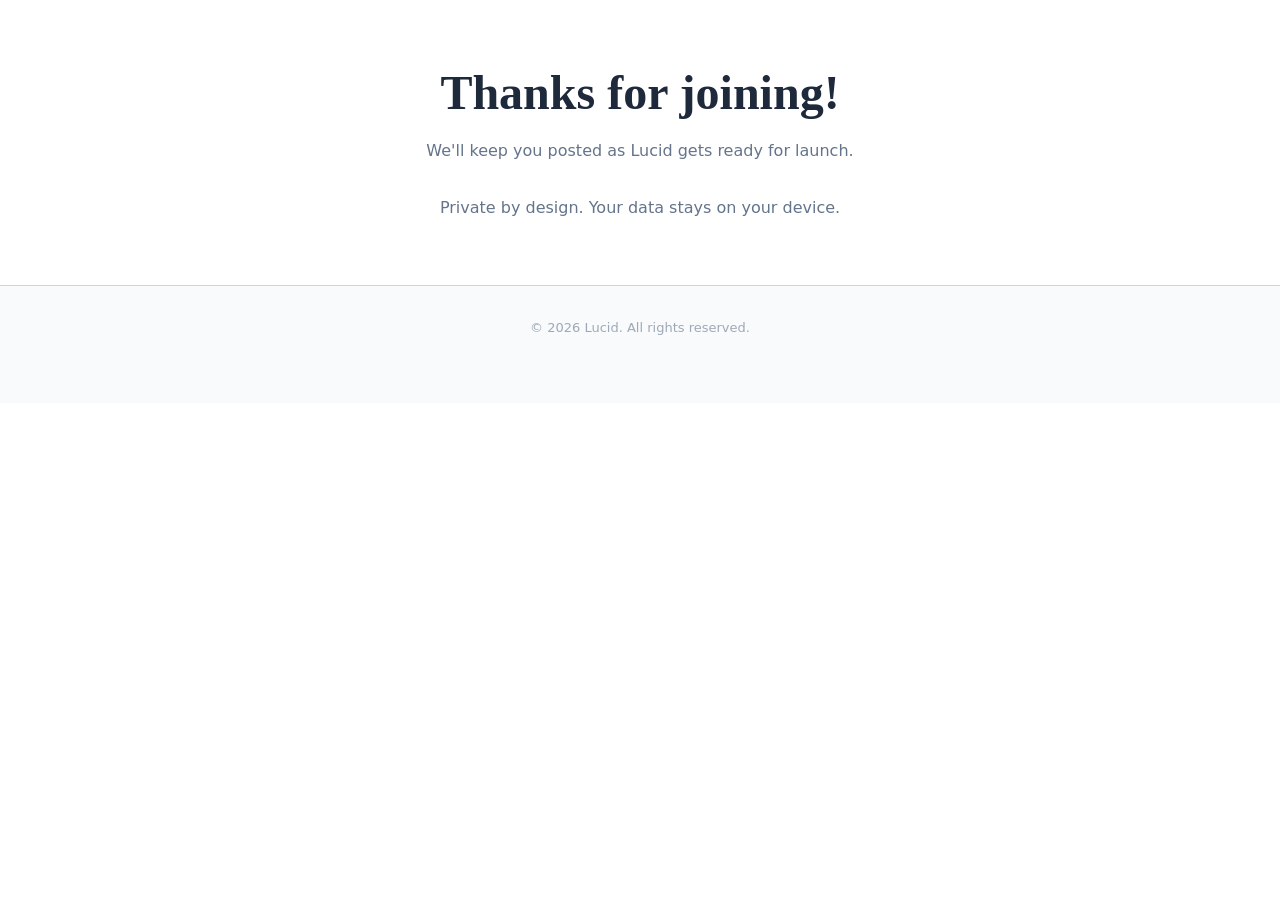
<file: waitlist-thanks.html>
<!DOCTYPE html>
<html lang="en">
<head>
  <meta charset="UTF-8" />
  <meta name="viewport" content="width=device-width, initial-scale=1.0" />
  <title>Lucid — Thanks for joining</title>
  <meta name="description" content="Lucid is a privacy-first tool that finds links you saved but lost." />
  <link rel="stylesheet" href="style.css" />
</head>
<body>
  <main style="max-width:72rem;margin:4rem auto;text-align:center;">
    <h1 style="font-size:clamp(2rem,5vw,3rem);margin-bottom:1rem;">Thanks for joining!</h1>
    <p style="color:var(--color-text-muted);margin-bottom:2rem;">We'll keep you posted as Lucid gets ready for launch.</p>
    <p style="color:var(--color-text-muted);">Private by design. Your data stays on your device.</p>
  </main>
  <footer class="footer" style="margin-top:3rem;padding-top:2rem;border-top:1px solid var(--color-border);">
    <p class="footer-copy">&copy; 2026 Lucid. All rights reserved.</p>
  </footer>
</body>
</html>
</file>
<file: style.css>
/* =============================================
   Lucid — Design Tokens (Light, Professional)
   White background with light blue accents
   ============================================= */

:root {
  /* Colors — Light professional palette */
  --color-background: #FFFFFF;        /* Pure white */
  --color-surface: #F8FAFC;           /* Very light blue-white */
  --color-surface-hover: #F1F5F9;     /* Hover states */
  --color-primary: #60A5FA;           /* Light professional blue */
  --color-primary-hover: #3B82F6;     /* Slightly deeper blue on hover */
  --color-secondary: #1E293B;         /* Dark text */
  --color-accent: #BFDBFE;            /* Light cyan/blue accent */
  --color-text: #1E293B;              /* Dark charcoal for readability */
  --color-text-muted: #64748B;        /* Muted steel */
  --color-border: #CBD5E1;            /* Subtle borders */
  --color-white: #FFFFFF;
  --color-danger: #DC2626;            /* Deletion / destructive actions */
  --color-danger-soft: #FECACA;       /* Soft red for borders */

  /* Typography — Fraunces (headings) + Inter (body) */
  --font-heading: "Fraunces", Georgia, serif;
  --font-body: "Inter", system-ui, sans-serif;

  /* Spacing scale */
  --space-1: 0.25rem;   /* 4px */
  --space-2: 0.5rem;    /* 8px */
  --space-3: 0.75rem;   /* 12px */
  --space-4: 1rem;      /* 16px */
  --space-5: 1.5rem;    /* 24px */
  --space-6: 2rem;      /* 32px */
  --space-7: 3rem;      /* 48px */
  --space-8: 4rem;      /* 64px */

  /* Border radius tokens */
  --radius-sm: 8px;
  --radius-md: 10px;
  --radius-lg: 16px;

  /* Shadows — light mode shadows */
  --shadow-sm: 0 1px 2px rgba(0, 0, 0, 0.05);
  --shadow-md: 0 4px 12px rgba(0, 0, 0, 0.08);
  --shadow-glow: 0 0 20px rgba(96, 165, 250, 0.15);

  /* Motion */
  --transition-fast: 150ms ease;
  --transition-normal: 250ms ease;
}

/* =============================================
   Base Reset
   ============================================= */

*, *::before, *::after {
  box-sizing: border-box;
  margin: 0;
  padding: 0;
}

body {
  font-family: var(--font-body);
  background-color: var(--color-background);
  color: var(--color-text);
  line-height: 1.6;
  -webkit-font-smoothing: antialiased;
}

html {
  scroll-behavior: smooth;
}

h1, h2, h3, h4, h5, h6 {
  font-family: var(--font-heading);
  font-weight: 600;
  line-height: 1.2;
  color: var(--color-text);
  font-optical-sizing: auto;
}

a {
  color: var(--color-primary);
  text-decoration: none;
  transition: color var(--transition-fast);
}

a:hover {
  color: var(--color-primary-hover);
}

:focus-visible {
  outline: 2px solid var(--color-primary);
  outline-offset: 2px;
  border-radius: var(--radius-sm);
}

img {
  max-width: 100%;
  display: block;
}

/* =============================================
   Layout
   ============================================= */

main {
  overflow-x: hidden;
}

.section {
  padding: var(--space-8) var(--space-4);
  max-width: 72rem;
  margin: 0 auto;
}

@media (min-width: 768px) {
  .section {
    padding: var(--space-8) var(--space-6);
  }
}

.section-title {
  font-size: clamp(2rem, 5vw, 3rem);
  margin-bottom: var(--space-4);
  letter-spacing: -0.02em;
}

.section-title::after {
  content: "";
  display: block;
  width: 60px;
  height: 3px;
  margin-top: var(--space-3);
  background: linear-gradient(90deg, var(--color-primary), var(--color-accent));
  border-radius: 2px;
}

.section-subtitle {
  color: var(--color-text-muted);
  font-size: 1.125rem;
  max-width: 42rem;
  line-height: 1.7;
}

#problem .section-subtitle + .section-subtitle,
#solution .section-subtitle + .section-subtitle {
  margin-top: var(--space-4);
}

/* =============================================
   Buttons
   ============================================= */

.btn {
  display: inline-flex;
  align-items: center;
  justify-content: center;
  gap: var(--space-2);
  font-family: var(--font-body);
  font-size: 1rem;
  font-weight: 500;
  padding: 0.75rem 1.75rem;
  border-radius: var(--radius-md);
  cursor: pointer;
  text-align: center;
  transition: all var(--transition-fast);
  border: none;
}

.btn-primary {
  background: var(--color-primary);
  color: var(--color-white);
  box-shadow: var(--shadow-sm), var(--shadow-glow);
  transform: translateY(0);
}

.btn-primary:hover {
  background: var(--color-primary-hover);
  box-shadow: var(--shadow-md), 0 0 30px rgba(96, 165, 250, 0.3);
  transform: translateY(-2px);
}

.btn-secondary {
  background: transparent;
  color: var(--color-primary);
  border: 1px solid var(--color-primary);
}

.btn-delete {
  background: transparent;
  color: var(--color-danger);
  border: 1px solid var(--color-danger-soft);
  padding: 0.3rem 0.75rem;
  font-size: 0.8125rem;
  border-radius: var(--radius-sm);
}

.btn-delete:hover {
  background: var(--color-danger);
  color: var(--color-white);
  border-color: var(--color-danger);
}

.btn-secondary:hover {
  background: rgba(96, 165, 250, 0.1);
}

.btn:disabled {
  opacity: 0.6;
  cursor: not-allowed;
  transform: none;
}

/* =============================================
   Form Inputs
   ============================================= */

.input {
  font-family: var(--font-body);
  font-size: 1rem;
  padding: 0.75rem 1rem;
  border: 1px solid var(--color-border);
  border-radius: var(--radius-sm);
  background-color: var(--color-surface);
  color: var(--color-text);
  transition: border-color var(--transition-fast), box-shadow var(--transition-fast);
}

.input::placeholder {
  color: var(--color-text-muted);
}

.input:focus {
  outline: none;
  border-color: var(--color-primary);
  box-shadow: 0 0 0 3px rgba(96, 165, 250, 0.2);
}

/* =============================================
   Navbar
   ============================================= */

.navbar {
  position: sticky;
  top: 0;
  z-index: 50;
  display: flex;
  align-items: center;
  justify-content: space-between;
  gap: var(--space-4);
  padding: var(--space-4) var(--space-5);
  max-width: 72rem;
  margin: 0 auto;
  background-color: transparent;
  transition: background-color var(--transition-fast), box-shadow var(--transition-fast);
}

.navbar.is-solid {
  background-color: var(--color-surface);
  backdrop-filter: blur(12px);
  box-shadow: var(--shadow-sm);
  border-bottom: 1px solid var(--color-border);
}

.navbar-brand {
  display: flex;
  align-items: center;
  gap: var(--space-2);
  font-family: var(--font-heading);
  font-size: 1.5rem;
  font-weight: 600;
  color: var(--color-secondary);
  text-decoration: none;
}

.navbar-brand:hover {
  color: var(--color-primary-hover);
}

.navbar-brand .logo-icon {
  flex-shrink: 0;
}

.navbar-links {
  display: none;
  gap: var(--space-6);
  font-weight: 500;
  font-size: 0.9375rem;
}

.navbar-links a {
  color: var(--color-text-muted);
  position: relative;
  transition: color var(--transition-fast);
}

.navbar-links a:hover {
  color: var(--color-secondary);
}

.navbar-links a::after {
  content: "";
  position: absolute;
  bottom: -4px;
  left: 0;
  width: 0;
  height: 2px;
  background: linear-gradient(90deg, var(--color-primary), var(--color-accent));
  transition: width var(--transition-fast);
}

.navbar-links a:hover::after {
  width: 100%;
}

@media (min-width: 768px) {
  .navbar-links {
    display: flex;
  }
}

.navbar-toggle {
  display: none;
  background: none;
  border: none;
  cursor: pointer;
  padding: var(--space-2);
  color: var(--color-secondary);
  z-index: 60;
}

@media (max-width: 767px) {
  .navbar-toggle {
    display: flex;
    align-items: center;
    justify-content: center;
  }
}

/* Mobile menu */
.mobile-menu {
  position: fixed;
  top: 0;
  right: 0;
  bottom: 0;
  width: 280px;
  max-width: 85vw;
  background: var(--color-surface);
  border-left: 1px solid var(--color-border);
  box-shadow: var(--shadow-md);
  z-index: 100;
  padding: var(--space-8) var(--space-6) var(--space-6);
  transform: translateX(100%);
  transition: transform 300ms ease;
}

.mobile-menu.is-open {
  transform: translateX(0);
}

.mobile-menu-links {
  display: flex;
  flex-direction: column;
  gap: var(--space-4);
}

.mobile-menu-links a {
  font-size: 1.125rem;
  font-weight: 500;
  color: var(--color-secondary);
  padding: var(--space-3) 0;
  border-bottom: 1px solid var(--color-border);
}

.mobile-menu-links a:last-child {
  border-bottom: none;
}

.mobile-menu-overlay {
  position: fixed;
  inset: 0;
  background: rgba(0, 0, 0, 0.4);
  z-index: 90;
  opacity: 0;
  visibility: hidden;
  transition: opacity 200ms ease, visibility 200ms ease;
}

.mobile-menu-overlay.is-visible {
  opacity: 1;
  visibility: visible;
}

/* =============================================
   Footer
   ============================================= */

.footer {
  border-top: 1px solid var(--color-border);
  padding: var(--space-8) var(--space-4);
  margin-top: var(--space-8);
  text-align: center;
  color: var(--color-text-muted);
  background: var(--color-surface);
}

.footer-brand {
  display: flex;
  align-items: center;
  justify-content: center;
  gap: var(--space-2);
  font-family: var(--font-heading);
  font-size: 1.5rem;
  font-weight: 600;
  color: var(--color-secondary);
  margin-bottom: var(--space-2);
}

.footer-tagline {
  font-size: 1rem;
  margin-bottom: var(--space-4);
}

.footer-link {
  display: inline-block;
  margin: var(--space-4) 0;
  font-weight: 500;
  color: var(--color-primary);
}

.footer-link:hover {
  color: var(--color-primary-hover);
}

.footer-copy {
  font-size: 0.8125rem;
  opacity: 0.6;
}

.footer-actions {
  margin-top: var(--space-4);
  text-align: center;
}

.footer-link {
  display: inline-block;
  margin: var(--space-2) 0;
  font-weight: 500;
  color: var(--color-primary);
  font-size: 0.9375rem;
}

.footer-link strong {
  font-weight: 600;
  color: var(--color-secondary);
}

/* =============================================
   Hero
   ============================================= */

.hero {
  display: grid;
  gap: var(--space-6);
  align-items: center;
  padding-top: var(--space-8);
  padding-bottom: var(--space-8);
}

@media (min-width: 768px) {
  .hero {
    grid-template-columns: 1fr 1fr;
    padding-top: var(--space-8);
    padding-bottom: var(--space-8);
  }
}

.hero-reveal {
  opacity: 0;
  transform: translateY(20px);
}

.hero-reveal.is-revealed {
  animation: hero-reveal 800ms cubic-bezier(0.16, 1, 0.3, 1) forwards;
}

@keyframes hero-reveal {
  from { opacity: 0; transform: translateY(20px); }
  to { opacity: 1; transform: translateY(0); }
}

.hero-title {
  font-size: clamp(2.5rem, 6vw, 4rem);
  max-width: 20ch;
  letter-spacing: -0.03em;
  line-height: 1.1;
}

.hero-subtitle {
  font-size: 1.25rem;
  color: var(--color-text-muted);
  max-width: 42rem;
  margin: var(--space-5) 0 var(--space-6);
  line-height: 1.7;
}

.hero .btn-primary {
  margin-top: var(--space-2);
}

/* Search mockup */
.hero-search {
  background: var(--color-surface);
  border: 1px solid var(--color-border);
  border-radius: var(--radius-lg);
  box-shadow: var(--shadow-md), var(--shadow-glow);
  padding: var(--space-5);
}

.hero-search-input {
  display: flex;
  align-items: center;
  gap: var(--space-3);
  padding: var(--space-4);
  border: 1px solid var(--color-border);
  border-radius: var(--radius-sm);
  background: var(--color-background);
  color: var(--color-text);
}

.hero-search-icon {
  color: var(--color-primary);
  flex-shrink: 0;
}

.hero-search-result {
  margin-top: var(--space-5);
  padding: var(--space-4);
  border-left: 3px solid var(--color-primary);
  background: var(--color-background);
  border-radius: var(--radius-sm);
  opacity: 0;
  transform: translateY(8px);
  animation: result-slide 600ms ease forwards;
  animation-delay: 800ms;
}

@keyframes result-slide {
  to { opacity: 1; transform: translateY(0); }
}

.hero-search-result-label {
  display: inline-flex;
  align-items: center;
  gap: var(--space-2);
  font-size: 0.75rem;
  font-weight: 600;
  letter-spacing: 0.08em;
  text-transform: uppercase;
  color: var(--color-primary);
  margin-bottom: var(--space-2);
}

.hero-search-result-label::before {
  content: "";
  width: 8px;
  height: 8px;
  border-radius: 50%;
  background: var(--color-primary);
  box-shadow: 0 0 8px var(--color-primary);
}

.hero-search-result-title {
  display: block;
  font-weight: 500;
  color: var(--color-secondary);
}

.hero-search-result-source {
  display: block;
  font-size: 0.875rem;
  color: var(--color-text-muted);
  margin-top: var(--space-1);
}

/* Hero product mockup image */
.hero-visual img {
  width: 100%;
  height: auto;
  border-radius: var(--radius-lg);
  box-shadow: var(--shadow-md), var(--shadow-glow);
}

/* Section-wide images (cross-source diagram, etc.) */
.section-visual {
  max-width: 44rem;
  margin: var(--space-6) auto 0;
}

.section-visual img {
  width: 100%;
  height: auto;
  border-radius: var(--radius-lg);
}

/* Privacy section layout (image + checklist) */
.privacy-layout {
  display: grid;
  gap: var(--space-6);
  align-items: center;
}

@media (min-width: 768px) {
  .privacy-layout {
    grid-template-columns: 0.9fr 1.1fr;
  }
}

.privacy-visual img {
  width: 100%;
  max-width: 340px;
  height: auto;
  margin: 0 auto;
  display: block;
  border-radius: var(--radius-lg);
}

/* =============================================
   Feature Cards
   ============================================= */

.feature-grid {
  display: grid;
  gap: var(--space-5);
  margin-top: var(--space-6);
}

@media (min-width: 768px) {
  .feature-grid {
    grid-template-columns: repeat(3, 1fr);
  }
}

.feature-card {
  background: var(--color-surface);
  border: 1px solid var(--color-border);
  border-radius: var(--radius-lg);
  padding: var(--space-6) var(--space-5);
  box-shadow: var(--shadow-sm);
  transition: transform var(--transition-normal), box-shadow var(--transition-normal), border-color var(--transition-normal);
  display: flex;
  flex-direction: column;
}

.feature-card:hover {
  transform: translateY(-4px);
  box-shadow: var(--shadow-md), var(--shadow-glow);
  border-color: var(--color-primary);
}

.feature-card-icon {
  width: 52px;
  height: 52px;
  display: flex;
  align-items: center;
  justify-content: center;
  background: linear-gradient(135deg, var(--color-primary), var(--color-accent));
  border-radius: var(--radius-md);
  color: var(--color-white);
  margin-bottom: var(--space-5);
  flex-shrink: 0;
  transition: transform var(--transition-fast);
}

.feature-card:hover .feature-card-icon {
  transform: scale(1.1) rotate(5deg);
}

.feature-card-icon svg {
  width: 24px;
  height: 24px;
  stroke: currentColor;
}

.feature-card-title {
  font-family: var(--font-heading);
  font-size: 1.25rem;
  font-weight: 600;
  margin-bottom: var(--space-3);
  color: var(--color-secondary);
}

.feature-card-text {
  color: var(--color-text-muted);
  font-size: 0.9375rem;
  line-height: 1.7;
  flex-grow: 1;
}

/* =============================================
   Testimonial
   ============================================= */

.testimonial {
  margin-top: var(--space-6);
  padding: var(--space-6);
  background: var(--color-surface);
  border-radius: var(--radius-lg);
  box-shadow: var(--shadow-sm);
  max-width: 42rem;
  border-left: 3px solid var(--color-primary);
  position: relative;
  overflow: hidden;
}

.testimonial::before {
  content: "\201C";
  position: absolute;
  top: -20px;
  left: var(--space-6);
  font-size: 8rem;
  font-family: Georgia, serif;
  color: var(--color-primary);
  opacity: 0.1;
  line-height: 1;
}

.testimonial p {
  font-size: 1.125rem;
  line-height: 1.7;
  color: var(--color-secondary);
  position: relative;
  z-index: 1;
  transition: transform 300ms ease;
}

.testimonial:hover p {
  transform: translateX(8px);
}

.testimonial cite {
  display: block;
  margin-top: var(--space-4);
  color: var(--color-primary);
  font-style: normal;
  font-weight: 500;
}

/* =============================================
   CTA Section
   ============================================= */

.waitlist-form {
  display: flex;
  flex-wrap: wrap;
  gap: var(--space-3);
  margin-top: var(--space-5);
}

.waitlist-form .input {
  flex: 1 1 16rem;
  min-width: 0;
}

.cta-trust {
  margin-top: var(--space-4);
  color: var(--color-text-muted);
  font-size: 0.9375rem;
  display: flex;
  align-items: center;
  gap: var(--space-2);
}

.cta-trust::before {
  content: "";
  width: 8px;
  height: 8px;
  border-radius: 50%;
  background: var(--color-primary);
  flex-shrink: 0;
  box-shadow: 0 0 6px var(--color-primary);
}

/* Button spinner */
@keyframes spin {
  from { transform: rotate(0deg); }
  to { transform: rotate(360deg); }
}

.btn-loader {
  display: inline-flex;
  align-items: center;
  justify-content: center;
}

/* =============================================
   Footer
   ============================================= */

.footer {
  border-top: 1px solid var(--color-border);
  padding: var(--space-8) var(--space-4);
  margin-top: var(--space-8);
  text-align: center;
  color: var(--color-text-muted);
  background: var(--color-surface);
}

.footer-brand {
  display: flex;
  align-items: center;
  justify-content: center;
  gap: var(--space-2);
  font-family: var(--font-heading);
  font-size: 1.5rem;
  font-weight: 600;
  color: var(--color-secondary);
  margin-bottom: var(--space-2);
}

.footer-tagline {
  font-size: 1rem;
  margin-bottom: var(--space-4);
}

.footer-link {
  display: inline-block;
  margin: var(--space-4) 0;
  font-weight: 500;
  color: var(--color-primary);
}

.footer-link:hover {
  color: var(--color-primary-hover);
}

.footer-copy {
  font-size: 0.8125rem;
  opacity: 0.6;
}

/* =============================================
   Scroll Reveal
   ============================================= */

.reveal {
  opacity: 0;
  transform: translateY(24px);
  transition: opacity 600ms ease, transform 600ms ease;
}

.reveal.is-visible {
  opacity: 1;
  transform: translateY(0);
}

/* =============================================
   How it works section
   ============================================= */

.how-works-section {
  max-width: 72rem;
  margin: 0 auto;
}

.how-works-grid {
  display: grid;
  gap: var(--space-6);
  margin-top: var(--space-6);
}

@media (min-width: 768px) {
  .how-works-grid {
    grid-template-columns: repeat(4, 1fr);
  }
}

.work-step {
  text-align: center;
  padding: var(--space-4) var(--space-3);
}

.step-icon {
  width: 48px;
  height: 48px;
  margin: 0 auto var(--space-3);
  background: linear-gradient(135deg, var(--color-primary), var(--color-accent));
  border-radius: var(--radius-md);
  color: var(--color-white);
  display: flex;
  align-items: center;
  justify-content: center;
  font-size: 1.5rem;
  font-weight: bold;
  margin-bottom: 0;
}

.work-step h3 {
  font-family: var(--font-heading);
  font-size: 1.125rem;
  font-weight: 600;
  margin-bottom: var(--space-1);
  color: var(--color-secondary);
}

.work-step p {
  color: var(--color-text-muted);
  font-size: 0.875rem;
  line-height: 1.6;
}

/* =============================================
   New Sections (per recommended feature set)
   ============================================= */

/* --- Search demo source tags --- */
.hero-search-tags {
  display: flex;
  flex-wrap: wrap;
  gap: var(--space-2);
  margin-top: var(--space-4);
}

.search-tag {
  font-size: 0.75rem;
  font-weight: 500;
  padding: 0.375rem 0.75rem;
  border: 1px solid var(--color-border);
  border-radius: 999px;
  color: var(--color-text-muted);
  background: var(--color-surface);
}

/* --- Cross-source search cards --- */
.source-grid {
  display: grid;
  gap: var(--space-5);
  margin-top: var(--space-6);
}

@media (min-width: 768px) {
  .source-grid {
    grid-template-columns: repeat(3, 1fr);
  }
}

.source-card {
  background: var(--color-surface);
  border: 1px solid var(--color-border);
  border-radius: var(--radius-lg);
  padding: var(--space-6) var(--space-5);
  box-shadow: var(--shadow-sm);
  transition: transform var(--transition-normal), box-shadow var(--transition-normal), border-color var(--transition-normal);
}

.source-card:hover {
  transform: translateY(-4px);
  box-shadow: var(--shadow-md), var(--shadow-glow);
  border-color: var(--color-primary);
}

.source-icon {
  width: 48px;
  height: 48px;
  display: flex;
  align-items: center;
  justify-content: center;
  background: linear-gradient(135deg, var(--color-primary), var(--color-accent));
  border-radius: var(--radius-md);
  color: var(--color-white);
  margin-bottom: var(--space-5);
  flex-shrink: 0;
  padding: 12px;
}

.source-card h3 {
  font-family: var(--font-heading);
  font-size: 1.125rem;
  font-weight: 600;
  margin-bottom: var(--space-3);
  color: var(--color-secondary);
}

.source-card p {
  color: var(--color-text-muted);
  font-size: 0.9375rem;
  line-height: 1.7;
}

/* --- Privacy panel --- */
.privacy-panel {
  background: linear-gradient(135deg, var(--color-surface), var(--color-accent));
  border: 1px solid var(--color-border);
  border-radius: var(--radius-lg);
  padding: var(--space-7) var(--space-6);
  box-shadow: var(--shadow-md);
  margin-top: var(--space-5);
}

.privacy-list {
  list-style: none;
  display: grid;
  gap: var(--space-4);
  margin-top: var(--space-5);
  padding: 0;
}

.privacy-list li {
  display: flex;
  align-items: center;
  gap: var(--space-3);
  font-size: 1.0625rem;
  color: var(--color-secondary);
  font-weight: 500;
}

.privacy-list svg {
  color: var(--color-primary);
  flex-shrink: 0;
}

/* --- Example results --- */
.results-list {
  display: grid;
  gap: var(--space-4);
  margin-top: var(--space-6);
}

.result-card {
  display: flex;
  align-items: center;
  justify-content: space-between;
  gap: var(--space-4);
  background: var(--color-surface);
  border: 1px solid var(--color-border);
  border-radius: var(--radius-md);
  padding: var(--space-5) var(--space-6);
  box-shadow: var(--shadow-sm);
  transition: border-color var(--transition-fast), box-shadow var(--transition-fast);
}

.result-card:hover {
  border-color: var(--color-primary);
  box-shadow: var(--shadow-md);
}

.result-title {
  font-weight: 500;
  color: var(--color-secondary);
  margin-bottom: var(--space-1);
}

.result-meta {
  font-size: 0.875rem;
  color: var(--color-text-muted);
}

.result-link {
  font-size: 0.875rem;
  font-weight: 500;
  color: var(--color-primary);
  white-space: nowrap;
}

/* --- Before vs Lucid --- */
.compare-grid {
  display: grid;
  gap: var(--space-5);
  margin-top: var(--space-6);
}

@media (min-width: 768px) {
  .compare-grid {
    grid-template-columns: 1fr 1fr;
  }
}

.compare-col {
  border-radius: var(--radius-lg);
  padding: var(--space-6) var(--space-5);
  border: 1px solid var(--color-border);
}

.compare-before {
  background: var(--color-surface);
}

.compare-after {
  background: linear-gradient(135deg, var(--color-surface), var(--color-accent));
  border-color: var(--color-primary);
}

.compare-col h3 {
  font-family: var(--font-heading);
  font-size: 1.25rem;
  font-weight: 600;
  margin-bottom: var(--space-4);
  color: var(--color-secondary);
}

.compare-col ul {
  list-style: none;
  padding: 0;
  margin: 0;
  display: grid;
  gap: var(--space-2);
}

.compare-col li {
  padding-left: var(--space-5);
  position: relative;
  color: var(--color-text-muted);
  font-size: 0.9375rem;
  line-height: 1.6;
}

.compare-col li::before {
  content: "";
  position: absolute;
  left: 0;
  top: 0.55em;
  width: 8px;
  height: 8px;
  border-radius: 50%;
}

.compare-before li::before {
  background: var(--color-text-muted);
}

.compare-after li::before {
  background: var(--color-primary);
  box-shadow: 0 0 6px var(--color-primary);
}

/* --- Who it's for (audience list) --- */
.audience-list {
  list-style: none;
  padding: 0;
  margin-top: var(--space-5);
  display: grid;
  gap: var(--space-3);
}

.audience-list li {
  padding-left: var(--space-5);
  position: relative;
  color: var(--color-text-muted);
  font-size: 1rem;
  line-height: 1.6;
}

.audience-list li::before {
  content: "";
  position: absolute;
  left: 0;
  top: 0.55em;
  width: 8px;
  height: 8px;
  border-radius: 50%;
  background: var(--color-accent);
  box-shadow: 0 0 6px var(--color-accent);
}

/* --- Founder note --- */
.founder-note {
  background: var(--color-surface);
  border-left: 3px solid var(--color-primary);
  border-radius: var(--radius-md);
  padding: var(--space-6);
  max-width: 42rem;
}

.founder-note .section-title {
  font-size: clamp(1.75rem, 4vw, 2.5rem);
}

.founder-note .section-title::after {
  display: none;
}

.founder-note p {
  color: var(--color-text-muted);
  font-size: 1.0625rem;
  line-height: 1.8;
}

/* --- FAQ --- */
.faq-list {
  margin-top: var(--space-6);
  display: grid;
  gap: var(--space-3);
  max-width: 48rem;
}

.faq-item {
  background: var(--color-surface);
  border: 1px solid var(--color-border);
  border-radius: var(--radius-md);
  padding: var(--space-4) var(--space-5);
  transition: border-color var(--transition-fast);
}

.faq-item:hover {
  border-color: var(--color-primary);
}

.faq-item summary {
  cursor: pointer;
  font-weight: 500;
  color: var(--color-secondary);
  list-style: none;
  position: relative;
  padding-right: var(--space-6);
}

.faq-item summary::-webkit-details-marker {
  display: none;
}

.faq-item summary::after {
  content: "+";
  position: absolute;
  right: 0;
  top: 0;
  font-size: 1.25rem;
  color: var(--color-primary);
  transition: transform var(--transition-fast);
}

.faq-item[open] summary::after {
  transform: rotate(45deg);
}

.faq-item p {
  margin-top: var(--space-3);
  color: var(--color-text-muted);
  font-size: 0.9375rem;
  line-height: 1.7;
}

/* --- Footer links --- */
.footer-links {
  display: flex;
  justify-content: center;
  flex-wrap: wrap;
  gap: var(--space-5);
  margin-top: var(--space-4);
  font-size: 0.875rem;
}

.footer-privacy {
  color: var(--color-text-muted);
}

.footer-mini {
  color: var(--color-primary);
  font-weight: 500;
}

.footer-mini:hover {
  color: var(--color-primary-hover);
}

/* --- Founder dashboard (watch area) --- */
.watch-table {
  width: 100%;
  border-collapse: collapse;
  text-align: left;
}

.watch-table th {
  font-family: var(--font-heading);
  font-size: 0.875rem;
  font-weight: 600;
  color: var(--color-secondary);
  padding: var(--space-2) var(--space-3);
  border-bottom: 2px solid var(--color-accent);
}

.watch-table td {
  padding: var(--space-3);
  color: var(--color-text-muted);
  font-size: 0.9375rem;
  border-bottom: 1px solid var(--color-border);
}

.watch-table tbody tr:hover {
  background: var(--color-accent);
  transition: background var(--transition-fast);
}

/* =============================================
   Reduced Motion
   ============================================= */

@media (prefers-reduced-motion: reduce) {
  .how-works-grid { gap: var(--space-4); }
  .work-step { padding: var(--space-3); }
  .source-card, .source-card:hover { transition: none; transform: none; }
  .result-card { transition: none; }
}

/* =============================================
   Reduced Motion
   ============================================= */

@media (prefers-reduced-motion: reduce) {
  html { scroll-behavior: auto; }
  .hero-reveal { animation: none; opacity: 1; transform: none; }
  .hero-search-result { animation: none; opacity: 1; transform: none; }
  .feature-card, .feature-card:hover { transition: none; transform: none; }
  .reveal { opacity: 1; transform: none; transition: none; }
}

/* =============================================
   Mobile Adjustments
   ============================================= */

@media (max-width: 767px) {
  .section { padding: var(--space-6) var(--space-4); }
  .hero-title { font-size: clamp(2rem, 8vw, 3rem); }
  .hero-subtitle { font-size: 1.125rem; }
  .section-title { font-size: clamp(1.5rem, 5vw, 2rem); }
  .feature-card { padding: var(--space-5) var(--space-4); }
  .testimonial { padding: var(--space-5); }
  .testimonial p { font-size: 1rem; }
}
</file>
